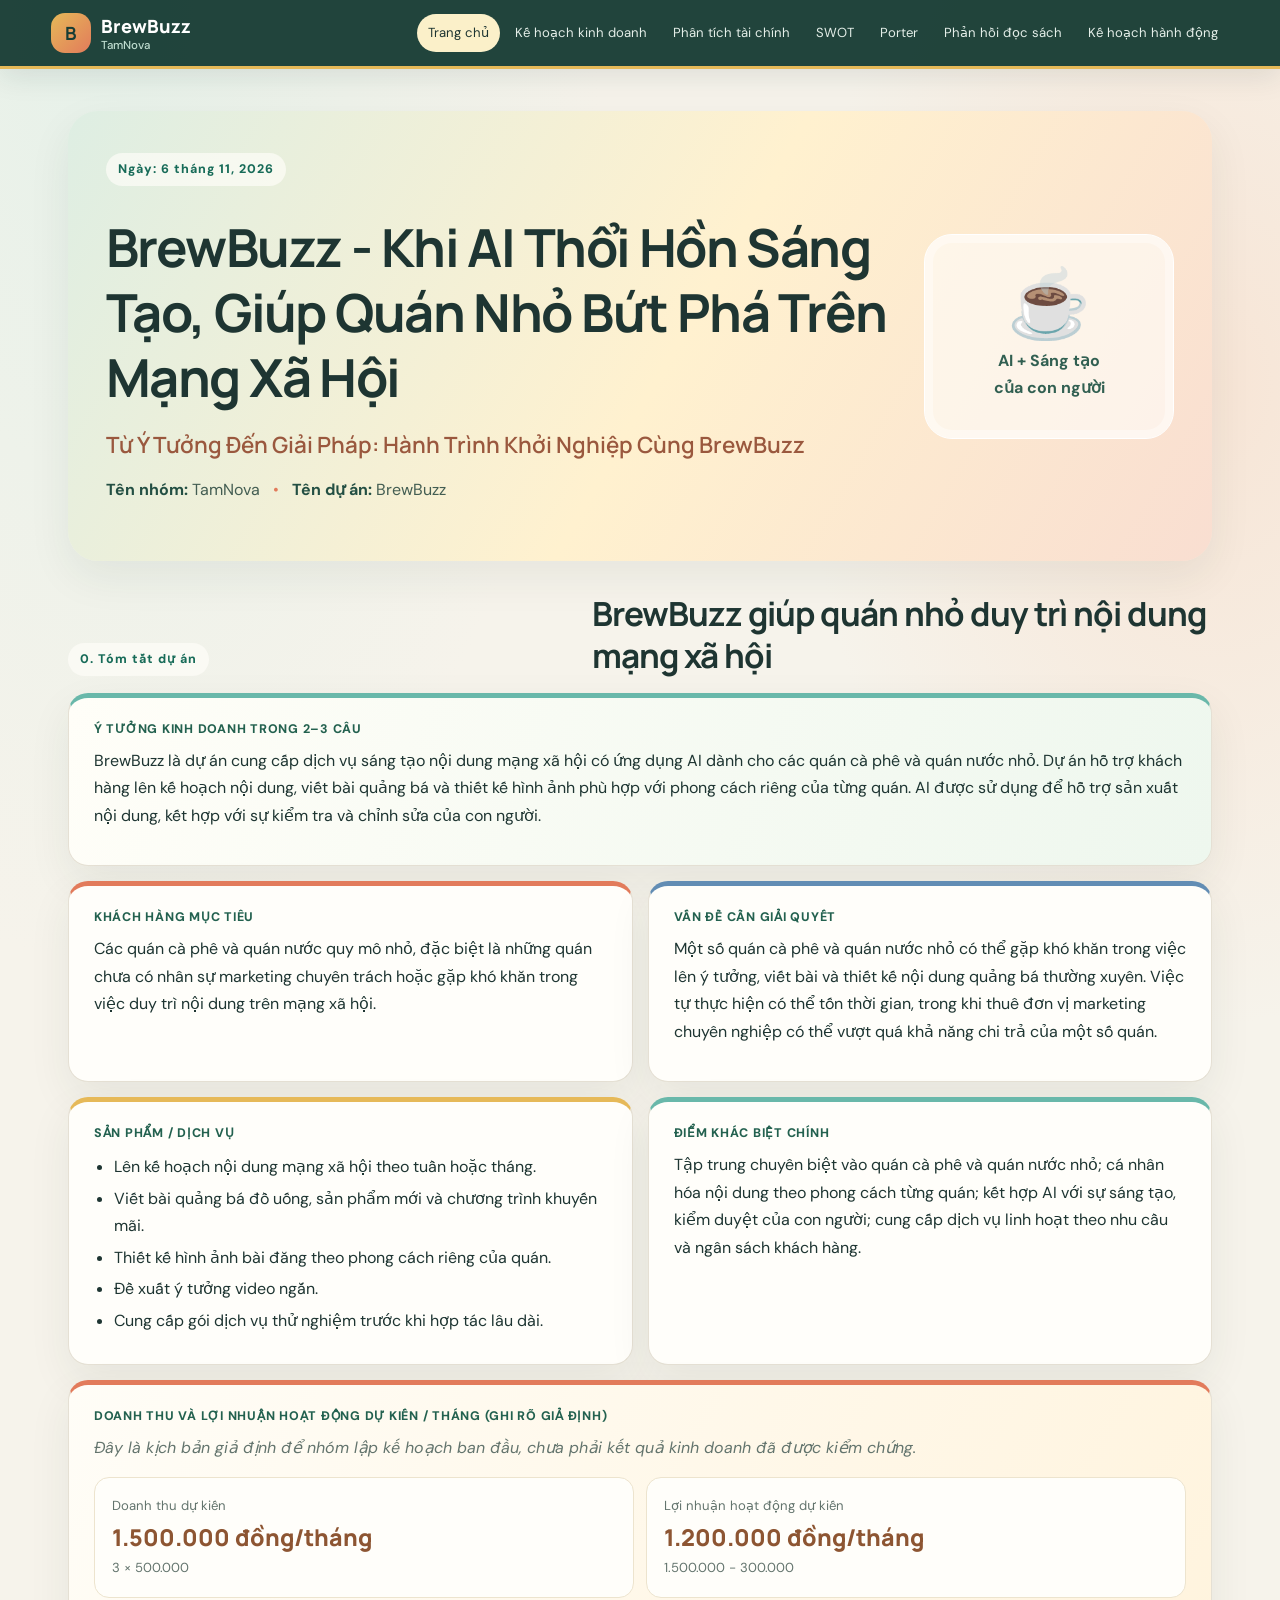
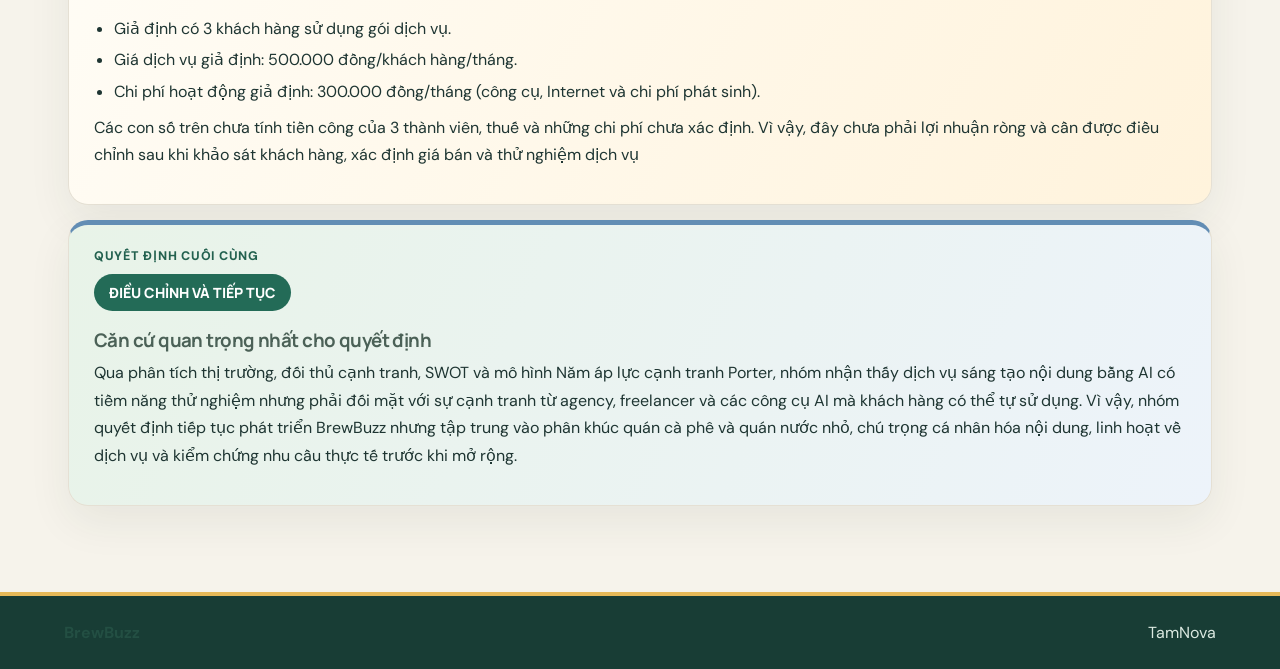
<file: index.html>
<!doctype html><html lang="vi"><head><meta charset="utf-8"><meta name="viewport" content="width=device-width,initial-scale=1"><title>Trang chủ · BrewBuzz</title><link rel="stylesheet" href="style.css"></head><body><header><a class="brand" href="index.html"><b class="mark">B</b><span>BrewBuzz<small>TamNova</small></span></a><nav><a class="active" href="index.html">Trang chủ</a><a class="" href="business-plan.html">Kế hoạch kinh doanh</a><a class="" href="financial-analysis.html">Phân tích tài chính</a><a class="" href="swot.html">SWOT</a><a class="" href="five-forces.html">Porter</a><a class="" href="reflections.html">Phản hồi đọc sách</a><a class="" href="action-plan.html">Kế hoạch hành động</a></nav></header><main><section class="home-hero"><div class="home-copy"><span class="eyebrow">Ngày: 6 tháng 11, 2026</span><h1>BrewBuzz - Khi AI Thổi Hồn Sáng Tạo, Giúp Quán Nhỏ Bứt Phá Trên Mạng Xã Hội</h1><p class="home-subtitle">Từ Ý Tưởng Đến Giải Pháp: Hành Trình Khởi Nghiệp Cùng BrewBuzz</p><p><strong>Tên nhóm:</strong> TamNova <span class="dot">•</span> <strong>Tên dự án:</strong> BrewBuzz</p></div><div class="home-orbit"><span class="cup">☕</span><b>AI + Sáng tạo<br>của con người</b></div></section><section class="overview"><div class="overview-head"><span class="eyebrow">0. Tóm tắt dự án</span><h2>BrewBuzz giúp quán nhỏ duy trì nội dung mạng xã hội</h2></div><div class="home-grid"><article class="home-card feature-card"><span class="card-label">Ý tưởng kinh doanh trong 2–3 câu</span><p>BrewBuzz là dự án cung cấp dịch vụ sáng tạo nội dung mạng xã hội có ứng dụng AI dành cho các quán cà phê và quán nước nhỏ. Dự án hỗ trợ khách hàng lên kế hoạch nội dung, viết bài quảng bá và thiết kế hình ảnh phù hợp với phong cách riêng của từng quán. AI được sử dụng để hỗ trợ sản xuất nội dung, kết hợp với sự kiểm tra và chỉnh sửa của con người.</p></article><article class="home-card"><span class="card-label">Khách hàng mục tiêu</span><p>Các quán cà phê và quán nước quy mô nhỏ, đặc biệt là những quán chưa có nhân sự marketing chuyên trách hoặc gặp khó khăn trong việc duy trì nội dung trên mạng xã hội.</p></article><article class="home-card"><span class="card-label">Vấn đề cần giải quyết</span><p>Một số quán cà phê và quán nước nhỏ có thể gặp khó khăn trong việc lên ý tưởng, viết bài và thiết kế nội dung quảng bá thường xuyên. Việc tự thực hiện có thể tốn thời gian, trong khi thuê đơn vị marketing chuyên nghiệp có thể vượt quá khả năng chi trả của một số quán.</p></article><article class="home-card"><span class="card-label">Sản phẩm / dịch vụ</span><ul><li>Lên kế hoạch nội dung mạng xã hội theo tuần hoặc tháng.</li><li>Viết bài quảng bá đồ uống, sản phẩm mới và chương trình khuyến mãi.</li><li>Thiết kế hình ảnh bài đăng theo phong cách riêng của quán.</li><li>Đề xuất ý tưởng video ngắn.</li><li>Cung cấp gói dịch vụ thử nghiệm trước khi hợp tác lâu dài.</li></ul></article><article class="home-card"><span class="card-label">Điểm khác biệt chính</span><p>Tập trung chuyên biệt vào quán cà phê và quán nước nhỏ; cá nhân hóa nội dung theo phong cách từng quán; kết hợp AI với sự sáng tạo, kiểm duyệt của con người; cung cấp dịch vụ linh hoạt theo nhu cầu và ngân sách khách hàng.</p></article><article class="home-card finance-summary"><span class="card-label">Doanh thu và lợi nhuận hoạt động dự kiến / tháng (ghi rõ giả định)</span><p class="assumption">Đây là kịch bản giả định để nhóm lập kế hoạch ban đầu, chưa phải kết quả kinh doanh đã được kiểm chứng.</p><div class="mini-metrics"><div><small>Doanh thu dự kiến</small><strong>1.500.000 đồng/tháng</strong><small>3 × 500.000</small></div><div><small>Lợi nhuận hoạt động dự kiến</small><strong>1.200.000 đồng/tháng</strong><small>1.500.000 − 300.000</small></div></div><ul><li>Giả định có 3 khách hàng sử dụng gói dịch vụ.</li><li>Giá dịch vụ giả định: 500.000 đồng/khách hàng/tháng.</li><li>Chi phí hoạt động giả định: 300.000 đồng/tháng (công cụ, Internet và chi phí phát sinh).</li></ul><p>Các con số trên chưa tính tiền công của 3 thành viên, thuế và những chi phí chưa xác định. Vì vậy, đây chưa phải lợi nhuận ròng và cần được điều chỉnh sau khi khảo sát khách hàng, xác định giá bán và thử nghiệm dịch vụ</p></article><article class="home-card decision-card"><span class="card-label">Quyết định cuối cùng</span><strong class="decision">ĐIỀU CHỈNH VÀ TIẾP TỤC</strong><h3>Căn cứ quan trọng nhất cho quyết định</h3><p>Qua phân tích thị trường, đối thủ cạnh tranh, SWOT và mô hình Năm áp lực cạnh tranh Porter, nhóm nhận thấy dịch vụ sáng tạo nội dung bằng AI có tiềm năng thử nghiệm nhưng phải đối mặt với sự cạnh tranh từ agency, freelancer và các công cụ AI mà khách hàng có thể tự sử dụng. Vì vậy, nhóm quyết định tiếp tục phát triển BrewBuzz nhưng tập trung vào phân khúc quán cà phê và quán nước nhỏ, chú trọng cá nhân hóa nội dung, linh hoạt về dịch vụ và kiểm chứng nhu cầu thực tế trước khi mở rộng.</p></article></div></section></main><footer><strong>BrewBuzz</strong><span>TamNova</span></footer></body></html>
</file>
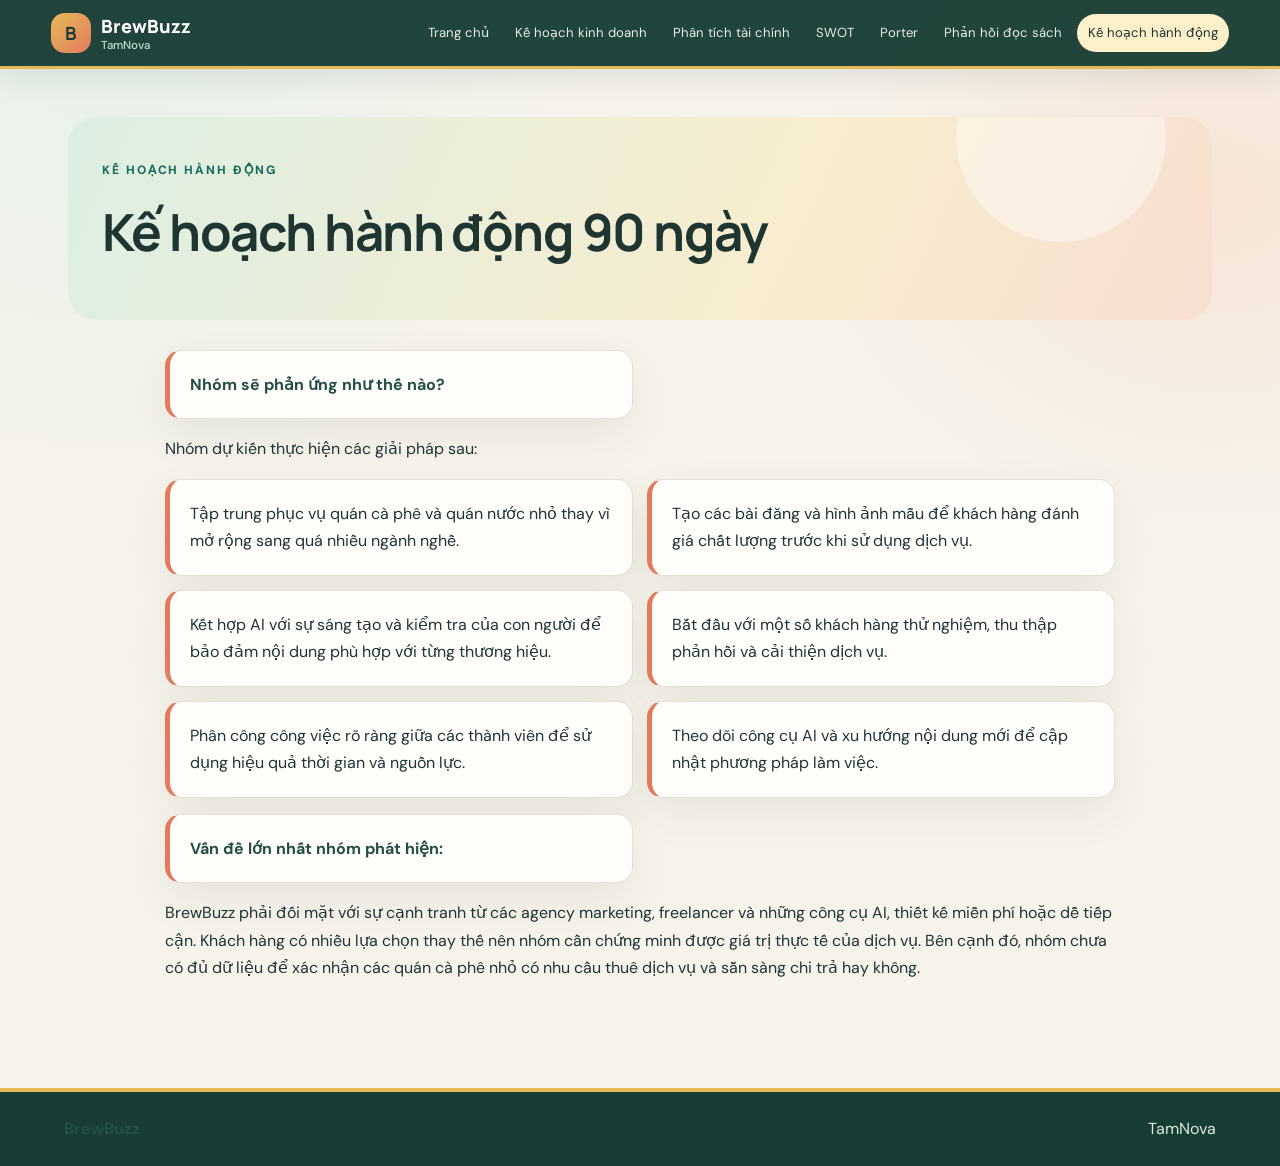
<file: action-plan.html>
<!doctype html><html lang="vi"><head><meta charset="utf-8"><meta name="viewport" content="width=device-width,initial-scale=1"><title>Kế hoạch hành động 90 ngày · BrewBuzz</title><link rel="stylesheet" href="style.css"></head><body><header><a class="brand" href="index.html"><b class="mark">B</b><span>BrewBuzz<small>TamNova</small></span></a><nav><a class="" href="index.html">Trang chủ</a><a class="" href="business-plan.html">Kế hoạch kinh doanh</a><a class="" href="financial-analysis.html">Phân tích tài chính</a><a class="" href="swot.html">SWOT</a><a class="" href="five-forces.html">Porter</a><a class="" href="reflections.html">Phản hồi đọc sách</a><a class="active" href="action-plan.html">Kế hoạch hành động</a></nav></header><main><section class="page-intro"><span>KẾ HOẠCH HÀNH ĐỘNG</span><h1>Kế hoạch hành động 90 ngày</h1></section><section class="action-layout"><ul><li><strong>Nhóm sẽ phản ứng như thế nào?</strong></li></ul>
<p>Nhóm dự kiến thực hiện các giải pháp sau:</p>
<ul><li>Tập trung phục vụ quán cà phê và quán nước nhỏ thay vì mở rộng sang quá nhiều ngành nghề.</li><li>Tạo các bài đăng và hình ảnh mẫu để khách hàng đánh giá chất lượng trước khi sử dụng dịch vụ.</li><li>Kết hợp AI với sự sáng tạo và kiểm tra của con người để bảo đảm nội dung phù hợp với từng thương hiệu.</li><li>Bắt đầu với một số khách hàng thử nghiệm, thu thập phản hồi và cải thiện dịch vụ.</li><li>Phân công công việc rõ ràng giữa các thành viên để sử dụng hiệu quả thời gian và nguồn lực.</li><li>Theo dõi công cụ AI và xu hướng nội dung mới để cập nhật phương pháp làm việc.</li></ul>
<ul><li><strong>Vấn đề lớn nhất nhóm phát hiện:</strong></li></ul>
<p>BrewBuzz phải đối mặt với sự cạnh tranh từ các agency marketing, freelancer và những công cụ AI, thiết kế miễn phí hoặc dễ tiếp cận. Khách hàng có nhiều lựa chọn thay thế nên nhóm cần chứng minh được giá trị thực tế của dịch vụ. Bên cạnh đó, nhóm chưa có đủ dữ liệu để xác nhận các quán cà phê nhỏ có nhu cầu thuê dịch vụ và sẵn sàng chi trả hay không.</p></section></main><footer><strong>BrewBuzz</strong><span>TamNova</span></footer></body></html>
</file>
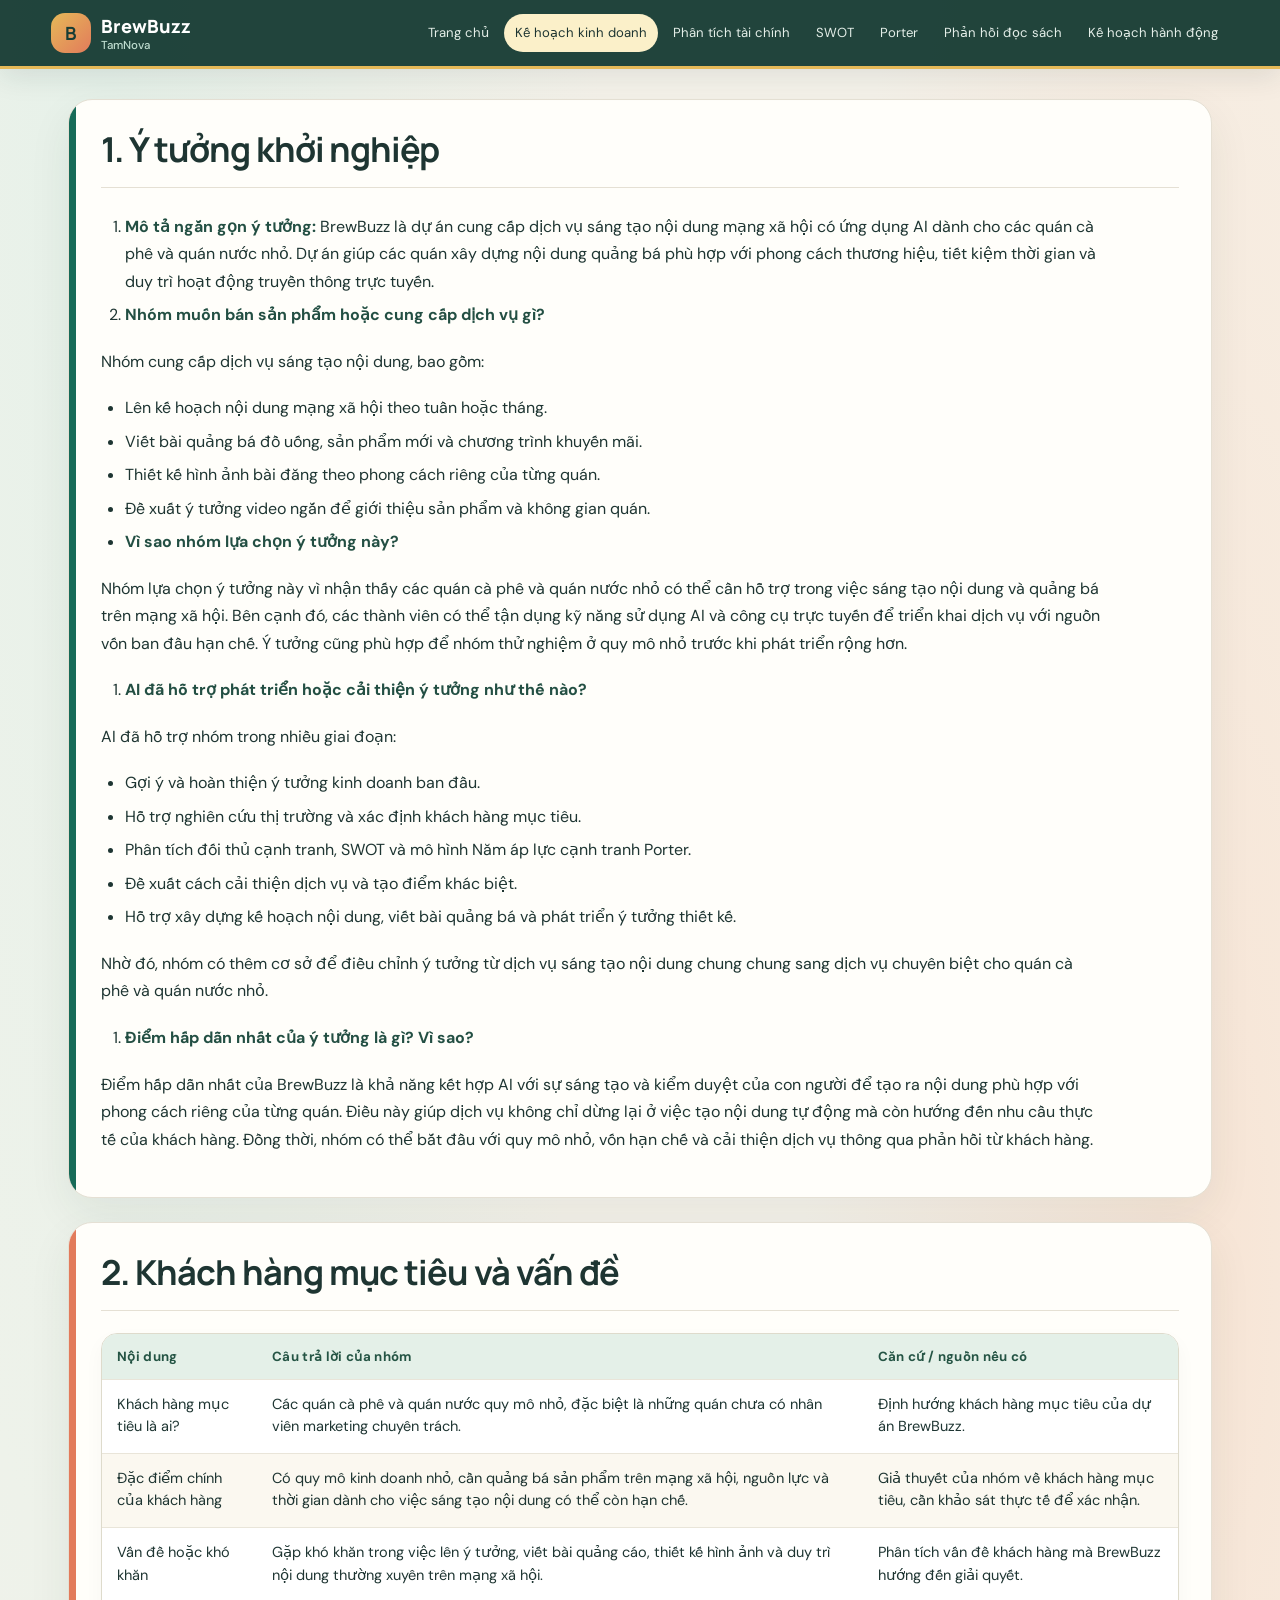
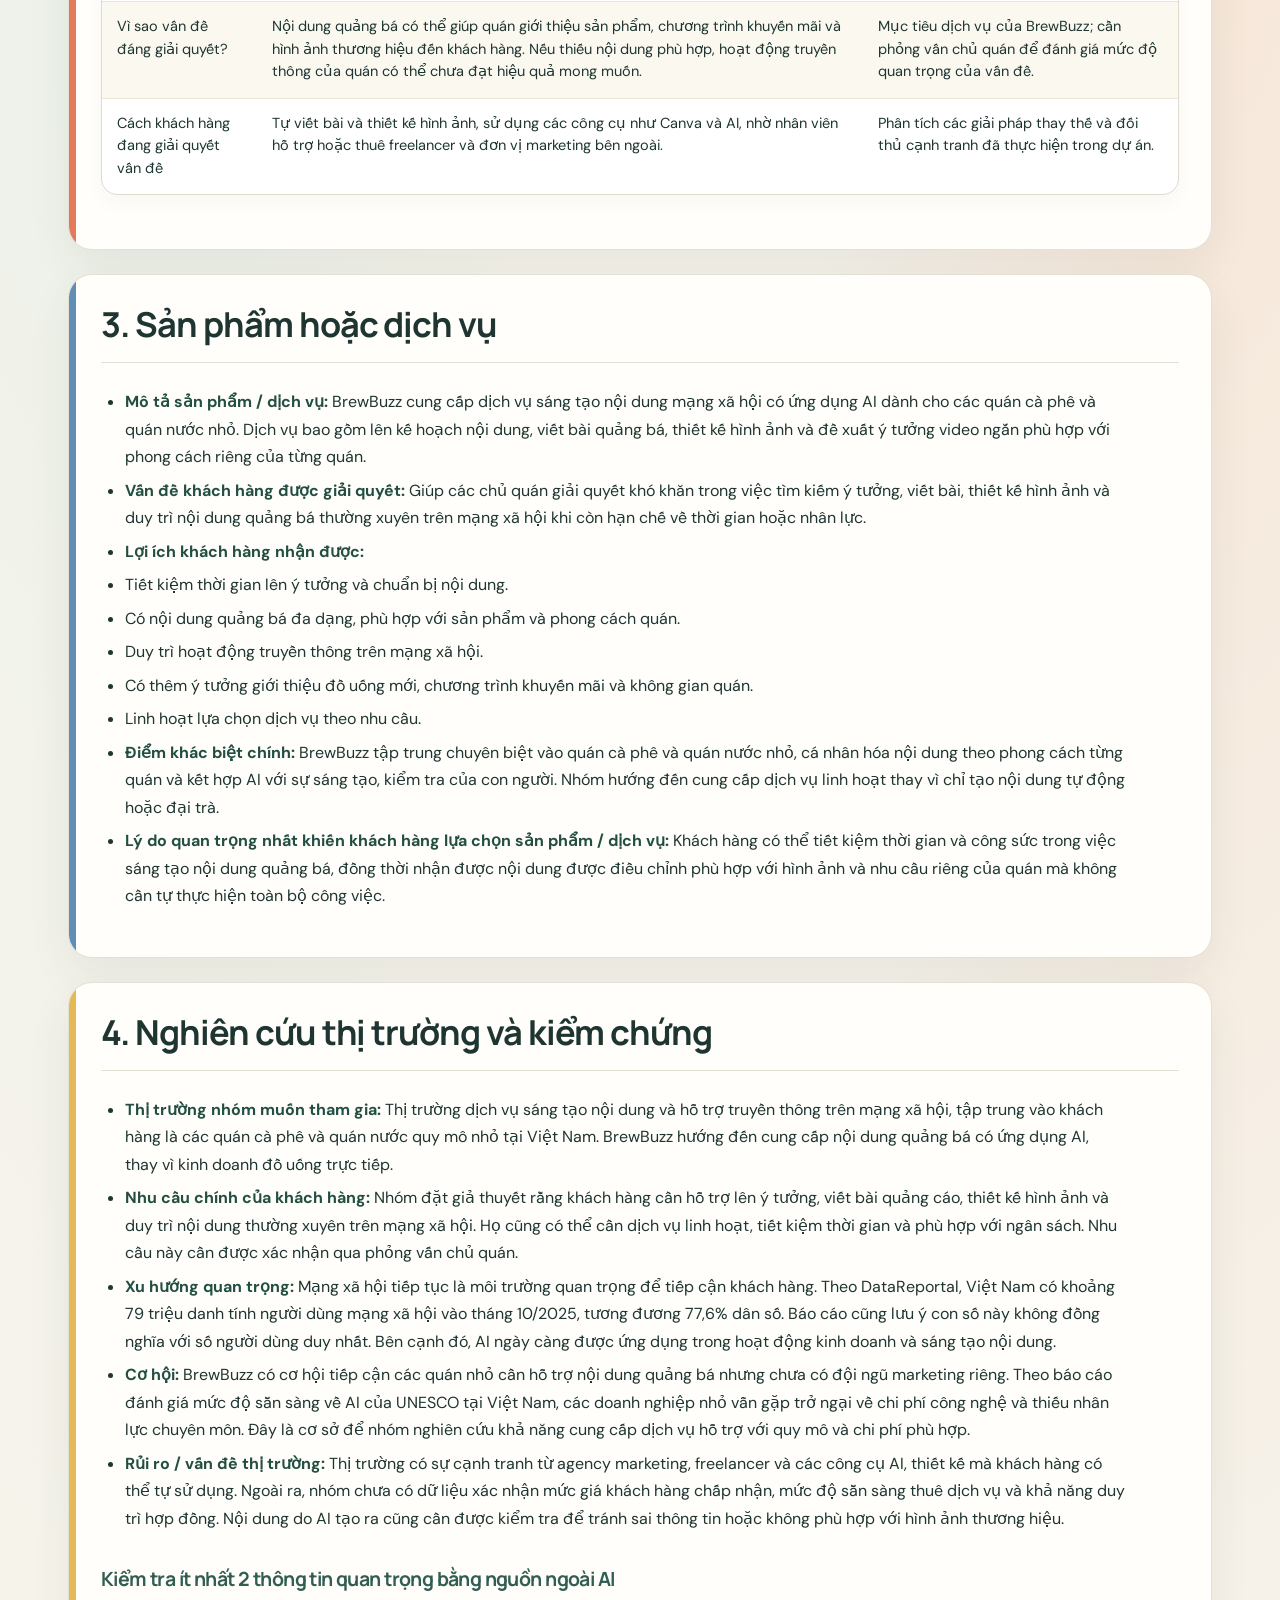
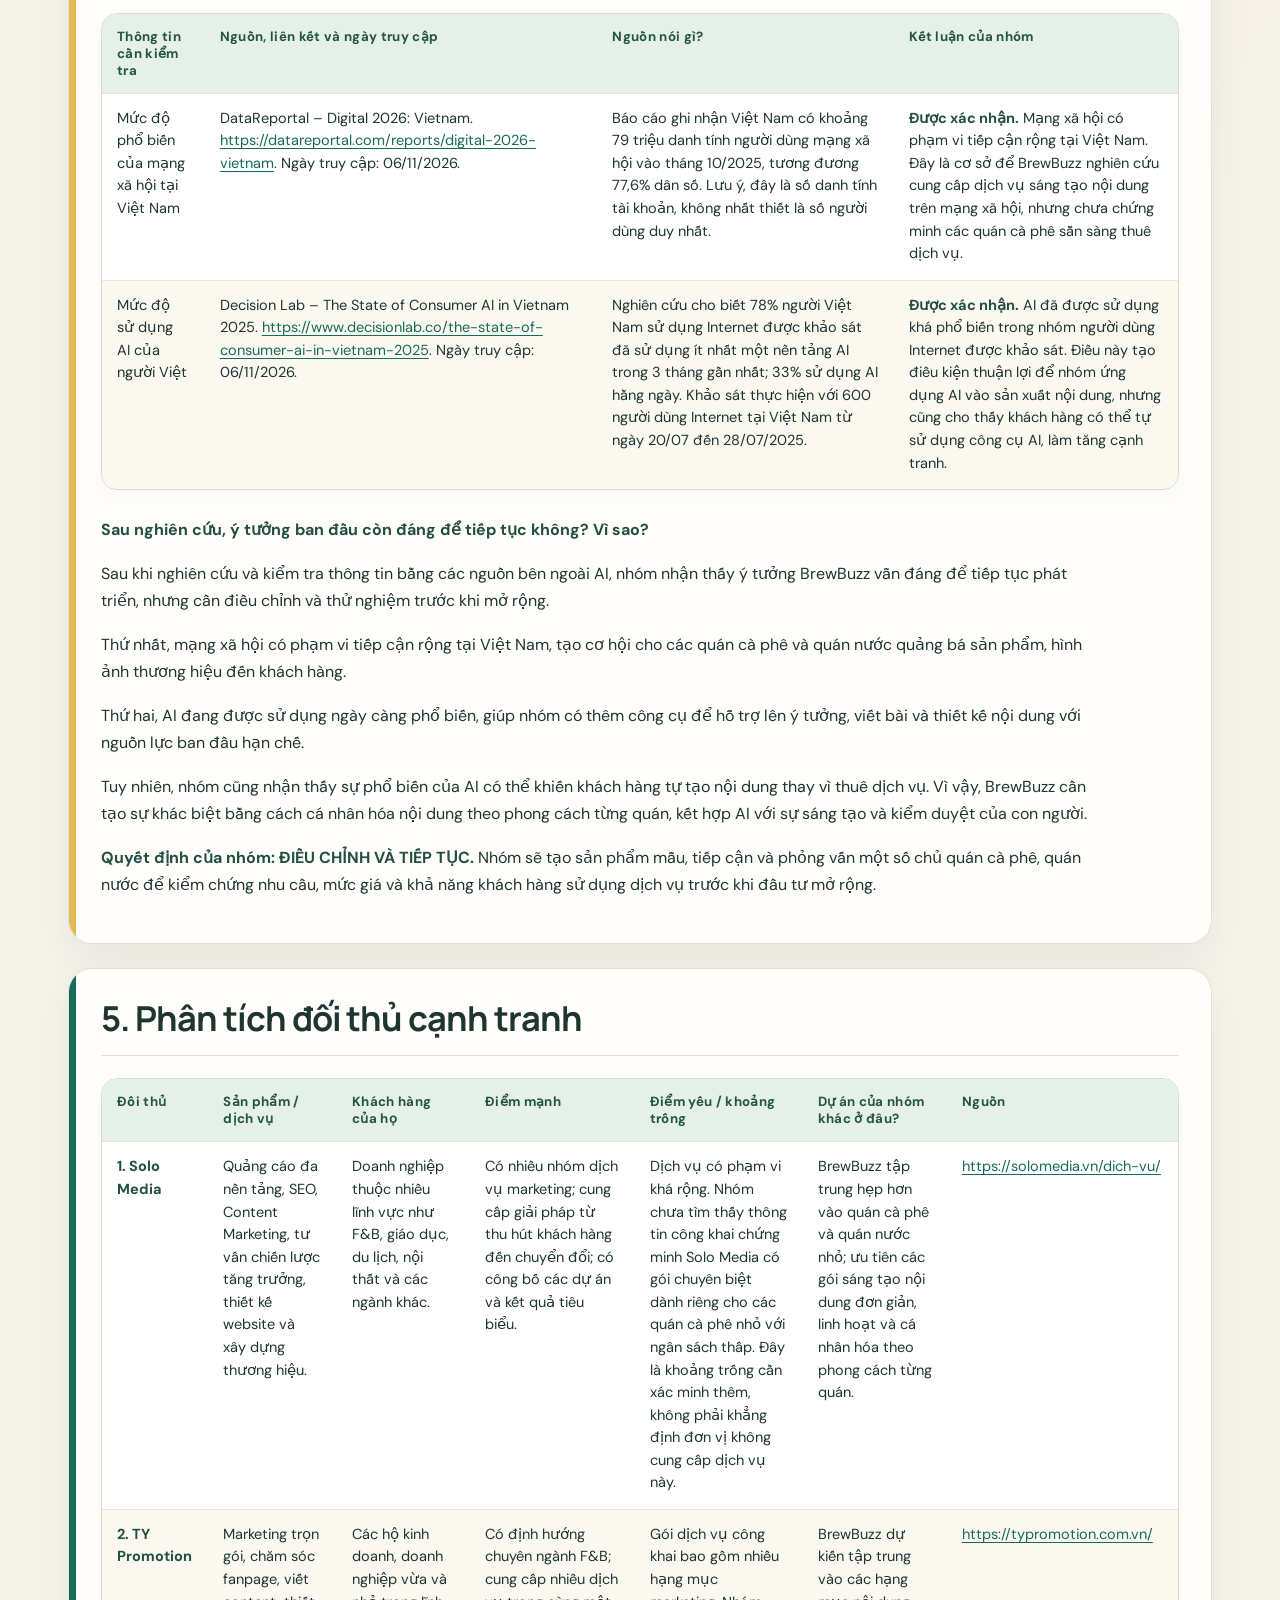
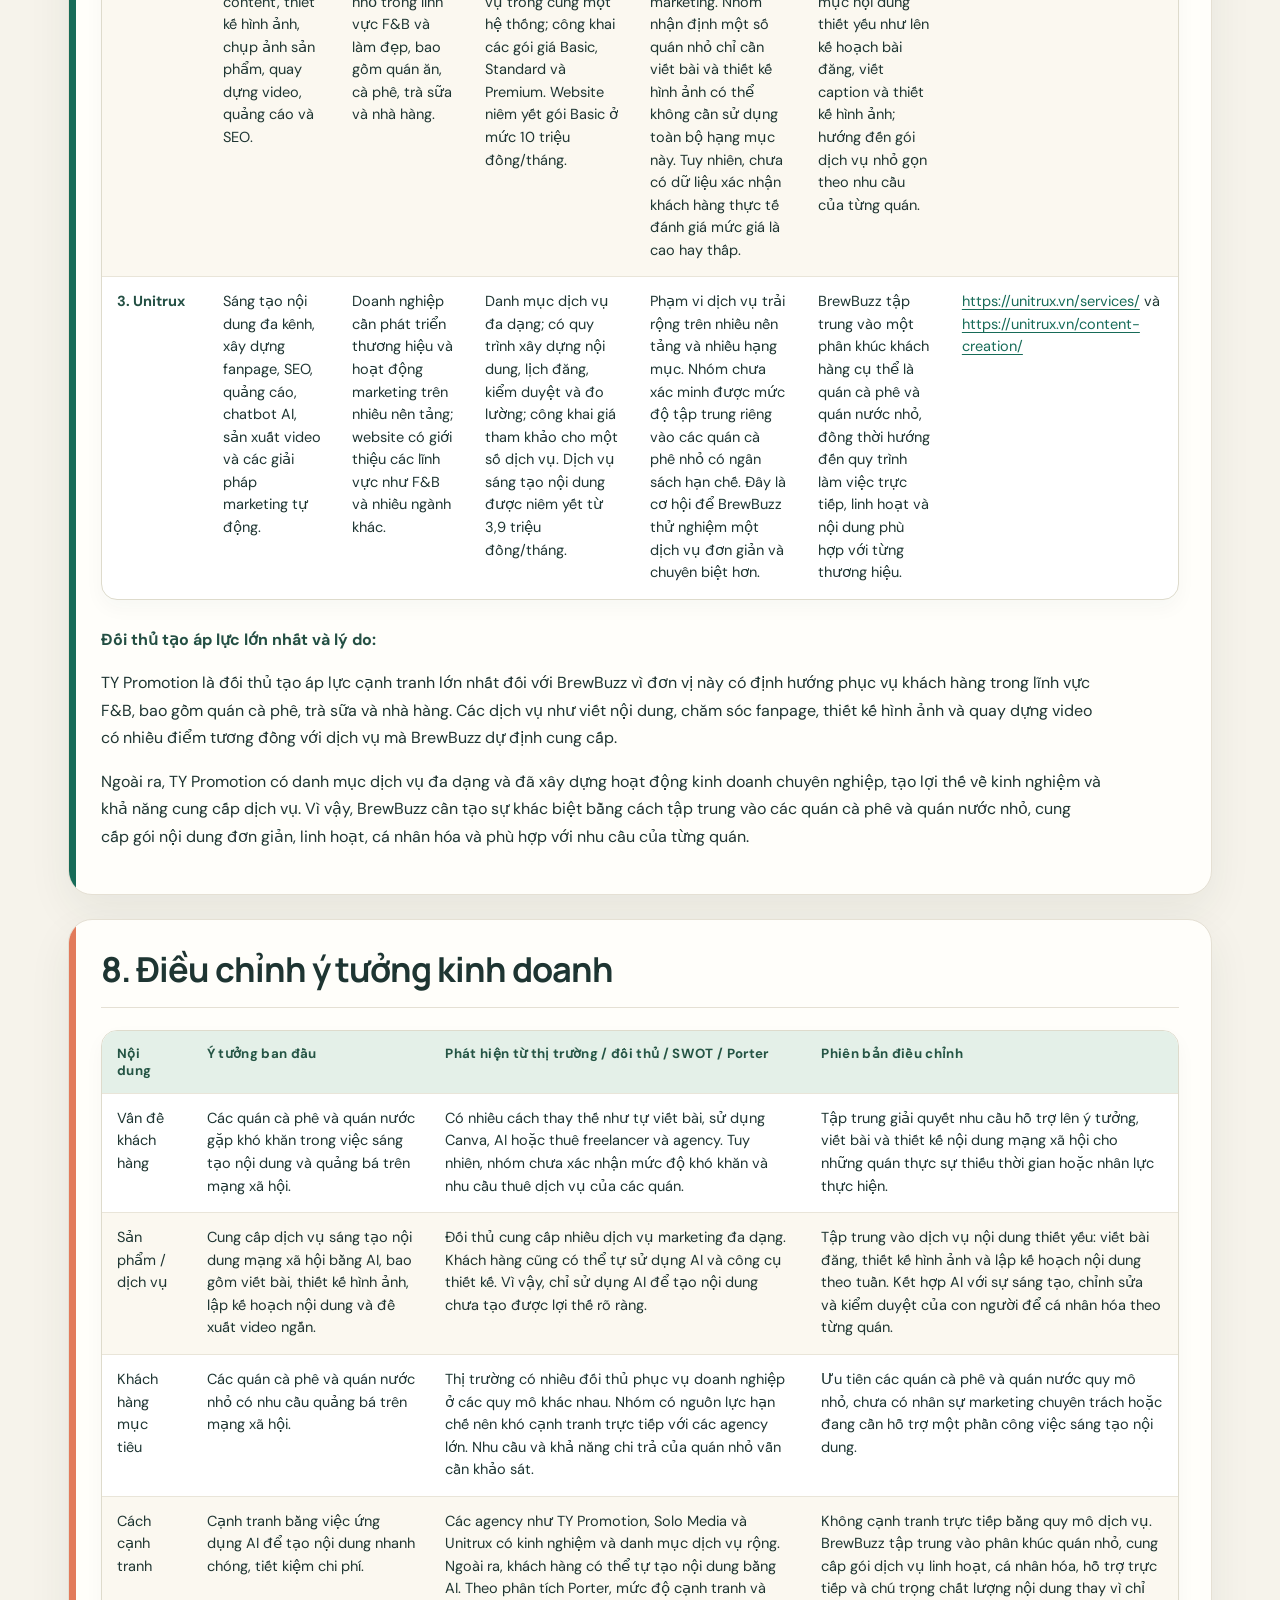
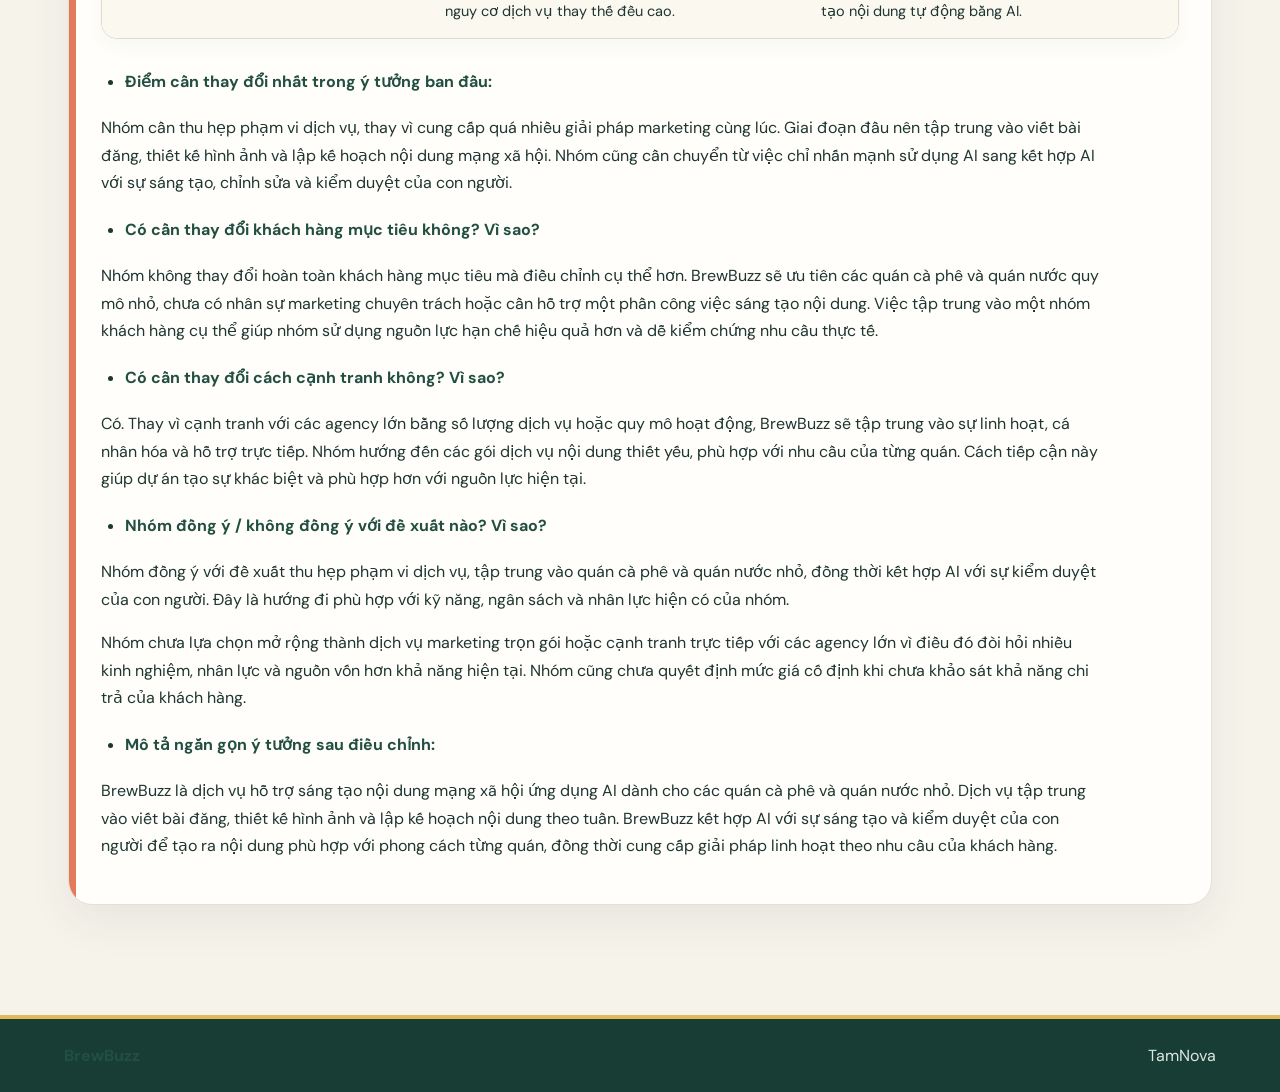
<file: business-plan.html>
<!doctype html><html lang="vi"><head><meta charset="utf-8"><meta name="viewport" content="width=device-width,initial-scale=1"><title>Kế hoạch kinh doanh · BrewBuzz</title><link rel="stylesheet" href="style.css"></head><body><header><a class="brand" href="index.html"><b class="mark">B</b><span>BrewBuzz<small>TamNova</small></span></a><nav><a class="" href="index.html">Trang chủ</a><a class="active" href="business-plan.html">Kế hoạch kinh doanh</a><a class="" href="financial-analysis.html">Phân tích tài chính</a><a class="" href="swot.html">SWOT</a><a class="" href="five-forces.html">Porter</a><a class="" href="reflections.html">Phản hồi đọc sách</a><a class="" href="action-plan.html">Kế hoạch hành động</a></nav></header><main><section class="report-section"><h2>1. Ý tưởng khởi nghiệp</h2>
<ol><li><strong>Mô tả ngắn gọn ý tưởng:</strong> BrewBuzz là dự án cung cấp dịch vụ sáng tạo nội dung mạng xã hội có ứng dụng AI dành cho các quán cà phê và quán nước nhỏ. Dự án giúp các quán xây dựng nội dung quảng bá phù hợp với phong cách thương hiệu, tiết kiệm thời gian và duy trì hoạt động truyền thông trực tuyến.</li><li><strong>Nhóm muốn bán sản phẩm hoặc cung cấp dịch vụ gì?</strong></li></ol>
<p>Nhóm cung cấp dịch vụ sáng tạo nội dung, bao gồm:</p>
<ul><li>Lên kế hoạch nội dung mạng xã hội theo tuần hoặc tháng.</li><li>Viết bài quảng bá đồ uống, sản phẩm mới và chương trình khuyến mãi.</li><li>Thiết kế hình ảnh bài đăng theo phong cách riêng của từng quán.</li><li>Đề xuất ý tưởng video ngắn để giới thiệu sản phẩm và không gian quán.</li><li><strong>Vì sao nhóm lựa chọn ý tưởng này?</strong></li></ul>
<p>Nhóm lựa chọn ý tưởng này vì nhận thấy các quán cà phê và quán nước nhỏ có thể cần hỗ trợ trong việc sáng tạo nội dung và quảng bá trên mạng xã hội. Bên cạnh đó, các thành viên có thể tận dụng kỹ năng sử dụng AI và công cụ trực tuyến để triển khai dịch vụ với nguồn vốn ban đầu hạn chế. Ý tưởng cũng phù hợp để nhóm thử nghiệm ở quy mô nhỏ trước khi phát triển rộng hơn.</p>
<ol><li><strong>AI đã hỗ trợ phát triển hoặc cải thiện ý tưởng như thế nào?</strong></li></ol>
<p>AI đã hỗ trợ nhóm trong nhiều giai đoạn:</p>
<ul><li>Gợi ý và hoàn thiện ý tưởng kinh doanh ban đầu.</li><li>Hỗ trợ nghiên cứu thị trường và xác định khách hàng mục tiêu.</li><li>Phân tích đối thủ cạnh tranh, SWOT và mô hình Năm áp lực cạnh tranh Porter.</li><li>Đề xuất cách cải thiện dịch vụ và tạo điểm khác biệt.</li><li>Hỗ trợ xây dựng kế hoạch nội dung, viết bài quảng bá và phát triển ý tưởng thiết kế.</li></ul>
<p>Nhờ đó, nhóm có thêm cơ sở để điều chỉnh ý tưởng từ dịch vụ sáng tạo nội dung chung chung sang dịch vụ chuyên biệt cho quán cà phê và quán nước nhỏ.</p>
<ol><li><strong>Điểm hấp dẫn nhất của ý tưởng là gì? Vì sao?</strong></li></ol>
<p>Điểm hấp dẫn nhất của BrewBuzz là khả năng kết hợp AI với sự sáng tạo và kiểm duyệt của con người để tạo ra nội dung phù hợp với phong cách riêng của từng quán. Điều này giúp dịch vụ không chỉ dừng lại ở việc tạo nội dung tự động mà còn hướng đến nhu cầu thực tế của khách hàng. Đồng thời, nhóm có thể bắt đầu với quy mô nhỏ, vốn hạn chế và cải thiện dịch vụ thông qua phản hồi từ khách hàng.</p>
</section><section class="report-section"><h2>2. Khách hàng mục tiêu và vấn đề</h2>
<div class="table-wrap"><table><thead><tr><th>Nội dung</th><th>Câu trả lời của nhóm</th><th>Căn cứ / nguồn nếu có</th></tr></thead><tbody><tr><td>Khách hàng mục tiêu là ai?</td><td>Các quán cà phê và quán nước quy mô nhỏ, đặc biệt là những quán chưa có nhân viên marketing chuyên trách.</td><td>Định hướng khách hàng mục tiêu của dự án BrewBuzz.</td></tr><tr><td>Đặc điểm chính của khách hàng</td><td>Có quy mô kinh doanh nhỏ, cần quảng bá sản phẩm trên mạng xã hội, nguồn lực và thời gian dành cho việc sáng tạo nội dung có thể còn hạn chế.</td><td>Giả thuyết của nhóm về khách hàng mục tiêu, cần khảo sát thực tế để xác nhận.</td></tr><tr><td>Vấn đề hoặc khó khăn</td><td>Gặp khó khăn trong việc lên ý tưởng, viết bài quảng cáo, thiết kế hình ảnh và duy trì nội dung thường xuyên trên mạng xã hội.</td><td>Phân tích vấn đề khách hàng mà BrewBuzz hướng đến giải quyết.</td></tr><tr><td>Vì sao vấn đề đáng giải quyết?</td><td>Nội dung quảng bá có thể giúp quán giới thiệu sản phẩm, chương trình khuyến mãi và hình ảnh thương hiệu đến khách hàng. Nếu thiếu nội dung phù hợp, hoạt động truyền thông của quán có thể chưa đạt hiệu quả mong muốn.</td><td>Mục tiêu dịch vụ của BrewBuzz; cần phỏng vấn chủ quán để đánh giá mức độ quan trọng của vấn đề.</td></tr><tr><td>Cách khách hàng đang giải quyết vấn đề</td><td>Tự viết bài và thiết kế hình ảnh, sử dụng các công cụ như Canva và AI, nhờ nhân viên hỗ trợ hoặc thuê freelancer và đơn vị marketing bên ngoài.</td><td>Phân tích các giải pháp thay thế và đối thủ cạnh tranh đã thực hiện trong dự án.</td></tr></tbody></table></div>
</section><section class="report-section"><h2>3. Sản phẩm hoặc dịch vụ</h2>
<ul><li><strong>Mô tả sản phẩm / dịch vụ:</strong> BrewBuzz cung cấp dịch vụ sáng tạo nội dung mạng xã hội có ứng dụng AI dành cho các quán cà phê và quán nước nhỏ. Dịch vụ bao gồm lên kế hoạch nội dung, viết bài quảng bá, thiết kế hình ảnh và đề xuất ý tưởng video ngắn phù hợp với phong cách riêng của từng quán.</li><li><strong>Vấn đề khách hàng được giải quyết:</strong> Giúp các chủ quán giải quyết khó khăn trong việc tìm kiếm ý tưởng, viết bài, thiết kế hình ảnh và duy trì nội dung quảng bá thường xuyên trên mạng xã hội khi còn hạn chế về thời gian hoặc nhân lực.</li><li><strong>Lợi ích khách hàng nhận được:</strong></li><li>Tiết kiệm thời gian lên ý tưởng và chuẩn bị nội dung.</li><li>Có nội dung quảng bá đa dạng, phù hợp với sản phẩm và phong cách quán.</li><li>Duy trì hoạt động truyền thông trên mạng xã hội.</li><li>Có thêm ý tưởng giới thiệu đồ uống mới, chương trình khuyến mãi và không gian quán.</li><li>Linh hoạt lựa chọn dịch vụ theo nhu cầu.</li><li><strong>Điểm khác biệt chính:</strong> BrewBuzz tập trung chuyên biệt vào quán cà phê và quán nước nhỏ, cá nhân hóa nội dung theo phong cách từng quán và kết hợp AI với sự sáng tạo, kiểm tra của con người. Nhóm hướng đến cung cấp dịch vụ linh hoạt thay vì chỉ tạo nội dung tự động hoặc đại trà.</li><li><strong>Lý do quan trọng nhất khiến khách hàng lựa chọn sản phẩm / dịch vụ:</strong> Khách hàng có thể tiết kiệm thời gian và công sức trong việc sáng tạo nội dung quảng bá, đồng thời nhận được nội dung được điều chỉnh phù hợp với hình ảnh và nhu cầu riêng của quán mà không cần tự thực hiện toàn bộ công việc.</li></ul>
</section><section class="report-section"><h2>4. Nghiên cứu thị trường và kiểm chứng</h2>
<ul><li><strong>Thị trường nhóm muốn tham gia:</strong> Thị trường dịch vụ sáng tạo nội dung và hỗ trợ truyền thông trên mạng xã hội, tập trung vào khách hàng là các quán cà phê và quán nước quy mô nhỏ tại Việt Nam. BrewBuzz hướng đến cung cấp nội dung quảng bá có ứng dụng AI, thay vì kinh doanh đồ uống trực tiếp.</li><li><strong>Nhu cầu chính của khách hàng:</strong> Nhóm đặt giả thuyết rằng khách hàng cần hỗ trợ lên ý tưởng, viết bài quảng cáo, thiết kế hình ảnh và duy trì nội dung thường xuyên trên mạng xã hội. Họ cũng có thể cần dịch vụ linh hoạt, tiết kiệm thời gian và phù hợp với ngân sách. Nhu cầu này cần được xác nhận qua phỏng vấn chủ quán.</li><li><strong>Xu hướng quan trọng:</strong> Mạng xã hội tiếp tục là môi trường quan trọng để tiếp cận khách hàng. Theo DataReportal, Việt Nam có khoảng 79 triệu danh tính người dùng mạng xã hội vào tháng 10/2025, tương đương 77,6% dân số. Báo cáo cũng lưu ý con số này không đồng nghĩa với số người dùng duy nhất. Bên cạnh đó, AI ngày càng được ứng dụng trong hoạt động kinh doanh và sáng tạo nội dung.</li><li><strong>Cơ hội:</strong> BrewBuzz có cơ hội tiếp cận các quán nhỏ cần hỗ trợ nội dung quảng bá nhưng chưa có đội ngũ marketing riêng. Theo báo cáo đánh giá mức độ sẵn sàng về AI của UNESCO tại Việt Nam, các doanh nghiệp nhỏ vẫn gặp trở ngại về chi phí công nghệ và thiếu nhân lực chuyên môn. Đây là cơ sở để nhóm nghiên cứu khả năng cung cấp dịch vụ hỗ trợ với quy mô và chi phí phù hợp.</li><li><strong>Rủi ro / vấn đề thị trường:</strong> Thị trường có sự cạnh tranh từ agency marketing, freelancer và các công cụ AI, thiết kế mà khách hàng có thể tự sử dụng. Ngoài ra, nhóm chưa có dữ liệu xác nhận mức giá khách hàng chấp nhận, mức độ sẵn sàng thuê dịch vụ và khả năng duy trì hợp đồng. Nội dung do AI tạo ra cũng cần được kiểm tra để tránh sai thông tin hoặc không phù hợp với hình ảnh thương hiệu.</li></ul>
<h3>Kiểm tra ít nhất 2 thông tin quan trọng bằng nguồn ngoài AI</h3>
<div class="table-wrap"><table><thead><tr><th>Thông tin cần kiểm tra</th><th>Nguồn, liên kết và ngày truy cập</th><th>Nguồn nói gì?</th><th>Kết luận của nhóm</th></tr></thead><tbody><tr><td>Mức độ phổ biến của mạng xã hội tại Việt Nam</td><td>DataReportal – Digital 2026: Vietnam. <a href="https://datareportal.com/reports/digital-2026-vietnam">https://datareportal.com/reports/digital-2026-vietnam</a>. Ngày truy cập: 06/11/2026.</td><td>Báo cáo ghi nhận Việt Nam có khoảng 79 triệu danh tính người dùng mạng xã hội vào tháng 10/2025, tương đương 77,6% dân số. Lưu ý, đây là số danh tính tài khoản, không nhất thiết là số người dùng duy nhất.</td><td><strong>Được xác nhận.</strong> Mạng xã hội có phạm vi tiếp cận rộng tại Việt Nam. Đây là cơ sở để BrewBuzz nghiên cứu cung cấp dịch vụ sáng tạo nội dung trên mạng xã hội, nhưng chưa chứng minh các quán cà phê sẵn sàng thuê dịch vụ.</td></tr><tr><td>Mức độ sử dụng AI của người Việt</td><td>Decision Lab – The State of Consumer AI in Vietnam 2025. <a href="https://www.decisionlab.co/the-state-of-consumer-ai-in-vietnam-2025">https://www.decisionlab.co/the-state-of-consumer-ai-in-vietnam-2025</a>. Ngày truy cập: 06/11/2026.</td><td>Nghiên cứu cho biết 78% người Việt Nam sử dụng Internet được khảo sát đã sử dụng ít nhất một nền tảng AI trong 3 tháng gần nhất; 33% sử dụng AI hằng ngày. Khảo sát thực hiện với 600 người dùng Internet tại Việt Nam từ ngày 20/07 đến 28/07/2025.</td><td><strong>Được xác nhận.</strong> AI đã được sử dụng khá phổ biến trong nhóm người dùng Internet được khảo sát. Điều này tạo điều kiện thuận lợi để nhóm ứng dụng AI vào sản xuất nội dung, nhưng cũng cho thấy khách hàng có thể tự sử dụng công cụ AI, làm tăng cạnh tranh.</td></tr></tbody></table></div>
<p><strong>Sau nghiên cứu, ý tưởng ban đầu còn đáng để tiếp tục không? Vì sao?</strong></p>
<p>Sau khi nghiên cứu và kiểm tra thông tin bằng các nguồn bên ngoài AI, nhóm nhận thấy ý tưởng BrewBuzz vẫn đáng để tiếp tục phát triển, nhưng cần điều chỉnh và thử nghiệm trước khi mở rộng.</p>
<p>Thứ nhất, mạng xã hội có phạm vi tiếp cận rộng tại Việt Nam, tạo cơ hội cho các quán cà phê và quán nước quảng bá sản phẩm, hình ảnh thương hiệu đến khách hàng.</p>
<p>Thứ hai, AI đang được sử dụng ngày càng phổ biến, giúp nhóm có thêm công cụ để hỗ trợ lên ý tưởng, viết bài và thiết kế nội dung với nguồn lực ban đầu hạn chế.</p>
<p>Tuy nhiên, nhóm cũng nhận thấy sự phổ biến của AI có thể khiến khách hàng tự tạo nội dung thay vì thuê dịch vụ. Vì vậy, BrewBuzz cần tạo sự khác biệt bằng cách cá nhân hóa nội dung theo phong cách từng quán, kết hợp AI với sự sáng tạo và kiểm duyệt của con người.</p>
<p><strong>Quyết định của nhóm: ĐIỀU CHỈNH VÀ TIẾP TỤC.</strong> Nhóm sẽ tạo sản phẩm mẫu, tiếp cận và phỏng vấn một số chủ quán cà phê, quán nước để kiểm chứng nhu cầu, mức giá và khả năng khách hàng sử dụng dịch vụ trước khi đầu tư mở rộng.</p>
</section><section class="report-section"><h2>5. Phân tích đối thủ cạnh tranh</h2>
<div class="table-wrap"><table><thead><tr><th>Đối thủ</th><th>Sản phẩm / dịch vụ</th><th>Khách hàng của họ</th><th>Điểm mạnh</th><th>Điểm yếu / khoảng trống</th><th>Dự án của nhóm khác ở đâu?</th><th>Nguồn</th></tr></thead><tbody><tr><td><strong>1. Solo Media</strong></td><td>Quảng cáo đa nền tảng, SEO, Content Marketing, tư vấn chiến lược tăng trưởng, thiết kế website và xây dựng thương hiệu.</td><td>Doanh nghiệp thuộc nhiều lĩnh vực như F&amp;B, giáo dục, du lịch, nội thất và các ngành khác.</td><td>Có nhiều nhóm dịch vụ marketing; cung cấp giải pháp từ thu hút khách hàng đến chuyển đổi; có công bố các dự án và kết quả tiêu biểu.</td><td>Dịch vụ có phạm vi khá rộng. Nhóm chưa tìm thấy thông tin công khai chứng minh Solo Media có gói chuyên biệt dành riêng cho các quán cà phê nhỏ với ngân sách thấp. Đây là khoảng trống cần xác minh thêm, không phải khẳng định đơn vị không cung cấp dịch vụ này.</td><td>BrewBuzz tập trung hẹp hơn vào quán cà phê và quán nước nhỏ; ưu tiên các gói sáng tạo nội dung đơn giản, linh hoạt và cá nhân hóa theo phong cách từng quán.</td><td><a href="https://solomedia.vn/dich-vu/">https://solomedia.vn/dich-vu/</a></td></tr><tr><td><strong>2. TY Promotion</strong></td><td>Marketing trọn gói, chăm sóc fanpage, viết content, thiết kế hình ảnh, chụp ảnh sản phẩm, quay dựng video, quảng cáo và SEO.</td><td>Các hộ kinh doanh, doanh nghiệp vừa và nhỏ trong lĩnh vực F&amp;B và làm đẹp, bao gồm quán ăn, cà phê, trà sữa và nhà hàng.</td><td>Có định hướng chuyên ngành F&amp;B; cung cấp nhiều dịch vụ trong cùng một hệ thống; công khai các gói giá Basic, Standard và Premium. Website niêm yết gói Basic ở mức 10 triệu đồng/tháng.</td><td>Gói dịch vụ công khai bao gồm nhiều hạng mục marketing. Nhóm nhận định một số quán nhỏ chỉ cần viết bài và thiết kế hình ảnh có thể không cần sử dụng toàn bộ hạng mục này. Tuy nhiên, chưa có dữ liệu xác nhận khách hàng thực tế đánh giá mức giá là cao hay thấp.</td><td>BrewBuzz dự kiến tập trung vào các hạng mục nội dung thiết yếu như lên kế hoạch bài đăng, viết caption và thiết kế hình ảnh; hướng đến gói dịch vụ nhỏ gọn theo nhu cầu của từng quán.</td><td><a href="https://typromotion.com.vn/">https://typromotion.com.vn/</a></td></tr><tr><td><strong>3. Unitrux</strong></td><td>Sáng tạo nội dung đa kênh, xây dựng fanpage, SEO, quảng cáo, chatbot AI, sản xuất video và các giải pháp marketing tự động.</td><td>Doanh nghiệp cần phát triển thương hiệu và hoạt động marketing trên nhiều nền tảng; website có giới thiệu các lĩnh vực như F&amp;B và nhiều ngành khác.</td><td>Danh mục dịch vụ đa dạng; có quy trình xây dựng nội dung, lịch đăng, kiểm duyệt và đo lường; công khai giá tham khảo cho một số dịch vụ. Dịch vụ sáng tạo nội dung được niêm yết từ 3,9 triệu đồng/tháng.</td><td>Phạm vi dịch vụ trải rộng trên nhiều nền tảng và nhiều hạng mục. Nhóm chưa xác minh được mức độ tập trung riêng vào các quán cà phê nhỏ có ngân sách hạn chế. Đây là cơ hội để BrewBuzz thử nghiệm một dịch vụ đơn giản và chuyên biệt hơn.</td><td>BrewBuzz tập trung vào một phân khúc khách hàng cụ thể là quán cà phê và quán nước nhỏ, đồng thời hướng đến quy trình làm việc trực tiếp, linh hoạt và nội dung phù hợp với từng thương hiệu.</td><td><a href="https://unitrux.vn/services/">https://unitrux.vn/services/</a> và <a href="https://unitrux.vn/content-creation/">https://unitrux.vn/content-creation/</a></td></tr></tbody></table></div>
<p><strong>Đối thủ tạo áp lực lớn nhất và lý do:</strong></p>
<p>TY Promotion là đối thủ tạo áp lực cạnh tranh lớn nhất đối với BrewBuzz vì đơn vị này có định hướng phục vụ khách hàng trong lĩnh vực F&amp;B, bao gồm quán cà phê, trà sữa và nhà hàng. Các dịch vụ như viết nội dung, chăm sóc fanpage, thiết kế hình ảnh và quay dựng video có nhiều điểm tương đồng với dịch vụ mà BrewBuzz dự định cung cấp.</p>
<p>Ngoài ra, TY Promotion có danh mục dịch vụ đa dạng và đã xây dựng hoạt động kinh doanh chuyên nghiệp, tạo lợi thế về kinh nghiệm và khả năng cung cấp dịch vụ. Vì vậy, BrewBuzz cần tạo sự khác biệt bằng cách tập trung vào các quán cà phê và quán nước nhỏ, cung cấp gói nội dung đơn giản, linh hoạt, cá nhân hóa và phù hợp với nhu cầu của từng quán.</p>
</section><section class="report-section"><h2>8. Điều chỉnh ý tưởng kinh doanh</h2>
<div class="table-wrap"><table><thead><tr><th>Nội dung</th><th>Ý tưởng ban đầu</th><th>Phát hiện từ thị trường / đối thủ / SWOT / Porter</th><th>Phiên bản điều chỉnh</th></tr></thead><tbody><tr><td>Vấn đề khách hàng</td><td>Các quán cà phê và quán nước gặp khó khăn trong việc sáng tạo nội dung và quảng bá trên mạng xã hội.</td><td>Có nhiều cách thay thế như tự viết bài, sử dụng Canva, AI hoặc thuê freelancer và agency. Tuy nhiên, nhóm chưa xác nhận mức độ khó khăn và nhu cầu thuê dịch vụ của các quán.</td><td>Tập trung giải quyết nhu cầu hỗ trợ lên ý tưởng, viết bài và thiết kế nội dung mạng xã hội cho những quán thực sự thiếu thời gian hoặc nhân lực thực hiện.</td></tr><tr><td>Sản phẩm / dịch vụ</td><td>Cung cấp dịch vụ sáng tạo nội dung mạng xã hội bằng AI, bao gồm viết bài, thiết kế hình ảnh, lập kế hoạch nội dung và đề xuất video ngắn.</td><td>Đối thủ cung cấp nhiều dịch vụ marketing đa dạng. Khách hàng cũng có thể tự sử dụng AI và công cụ thiết kế. Vì vậy, chỉ sử dụng AI để tạo nội dung chưa tạo được lợi thế rõ ràng.</td><td>Tập trung vào dịch vụ nội dung thiết yếu: viết bài đăng, thiết kế hình ảnh và lập kế hoạch nội dung theo tuần. Kết hợp AI với sự sáng tạo, chỉnh sửa và kiểm duyệt của con người để cá nhân hóa theo từng quán.</td></tr><tr><td>Khách hàng mục tiêu</td><td>Các quán cà phê và quán nước nhỏ có nhu cầu quảng bá trên mạng xã hội.</td><td>Thị trường có nhiều đối thủ phục vụ doanh nghiệp ở các quy mô khác nhau. Nhóm có nguồn lực hạn chế nên khó cạnh tranh trực tiếp với các agency lớn. Nhu cầu và khả năng chi trả của quán nhỏ vẫn cần khảo sát.</td><td>Ưu tiên các quán cà phê và quán nước quy mô nhỏ, chưa có nhân sự marketing chuyên trách hoặc đang cần hỗ trợ một phần công việc sáng tạo nội dung.</td></tr><tr><td>Cách cạnh tranh</td><td>Cạnh tranh bằng việc ứng dụng AI để tạo nội dung nhanh chóng, tiết kiệm chi phí.</td><td>Các agency như TY Promotion, Solo Media và Unitrux có kinh nghiệm và danh mục dịch vụ rộng. Ngoài ra, khách hàng có thể tự tạo nội dung bằng AI. Theo phân tích Porter, mức độ cạnh tranh và nguy cơ dịch vụ thay thế đều cao.</td><td>Không cạnh tranh trực tiếp bằng quy mô dịch vụ. BrewBuzz tập trung vào phân khúc quán nhỏ, cung cấp gói dịch vụ linh hoạt, cá nhân hóa, hỗ trợ trực tiếp và chú trọng chất lượng nội dung thay vì chỉ tạo nội dung tự động bằng AI.</td></tr></tbody></table></div>
<ul><li><strong>Điểm cần thay đổi nhất trong ý tưởng ban đầu:</strong></li></ul>
<p>Nhóm cần thu hẹp phạm vi dịch vụ, thay vì cung cấp quá nhiều giải pháp marketing cùng lúc. Giai đoạn đầu nên tập trung vào viết bài đăng, thiết kế hình ảnh và lập kế hoạch nội dung mạng xã hội. Nhóm cũng cần chuyển từ việc chỉ nhấn mạnh sử dụng AI sang kết hợp AI với sự sáng tạo, chỉnh sửa và kiểm duyệt của con người.</p>
<ul><li><strong>Có cần thay đổi khách hàng mục tiêu không? Vì sao?</strong></li></ul>
<p>Nhóm không thay đổi hoàn toàn khách hàng mục tiêu mà điều chỉnh cụ thể hơn. BrewBuzz sẽ ưu tiên các quán cà phê và quán nước quy mô nhỏ, chưa có nhân sự marketing chuyên trách hoặc cần hỗ trợ một phần công việc sáng tạo nội dung. Việc tập trung vào một nhóm khách hàng cụ thể giúp nhóm sử dụng nguồn lực hạn chế hiệu quả hơn và dễ kiểm chứng nhu cầu thực tế.</p>
<ul><li><strong>Có cần thay đổi cách cạnh tranh không? Vì sao?</strong></li></ul>
<p>Có. Thay vì cạnh tranh với các agency lớn bằng số lượng dịch vụ hoặc quy mô hoạt động, BrewBuzz sẽ tập trung vào sự linh hoạt, cá nhân hóa và hỗ trợ trực tiếp. Nhóm hướng đến các gói dịch vụ nội dung thiết yếu, phù hợp với nhu cầu của từng quán. Cách tiếp cận này giúp dự án tạo sự khác biệt và phù hợp hơn với nguồn lực hiện tại.</p>
<ul><li><strong>Nhóm đồng ý / không đồng ý với đề xuất nào? Vì sao?</strong></li></ul>
<p>Nhóm đồng ý với đề xuất thu hẹp phạm vi dịch vụ, tập trung vào quán cà phê và quán nước nhỏ, đồng thời kết hợp AI với sự kiểm duyệt của con người. Đây là hướng đi phù hợp với kỹ năng, ngân sách và nhân lực hiện có của nhóm.</p>
<p>Nhóm chưa lựa chọn mở rộng thành dịch vụ marketing trọn gói hoặc cạnh tranh trực tiếp với các agency lớn vì điều đó đòi hỏi nhiều kinh nghiệm, nhân lực và nguồn vốn hơn khả năng hiện tại. Nhóm cũng chưa quyết định mức giá cố định khi chưa khảo sát khả năng chi trả của khách hàng.</p>
<ul><li><strong>Mô tả ngắn gọn ý tưởng sau điều chỉnh:</strong></li></ul>
<p>BrewBuzz là dịch vụ hỗ trợ sáng tạo nội dung mạng xã hội ứng dụng AI dành cho các quán cà phê và quán nước nhỏ. Dịch vụ tập trung vào viết bài đăng, thiết kế hình ảnh và lập kế hoạch nội dung theo tuần. BrewBuzz kết hợp AI với sự sáng tạo và kiểm duyệt của con người để tạo ra nội dung phù hợp với phong cách từng quán, đồng thời cung cấp giải pháp linh hoạt theo nhu cầu của khách hàng.</p></section></main><footer><strong>BrewBuzz</strong><span>TamNova</span></footer></body></html>
</file>
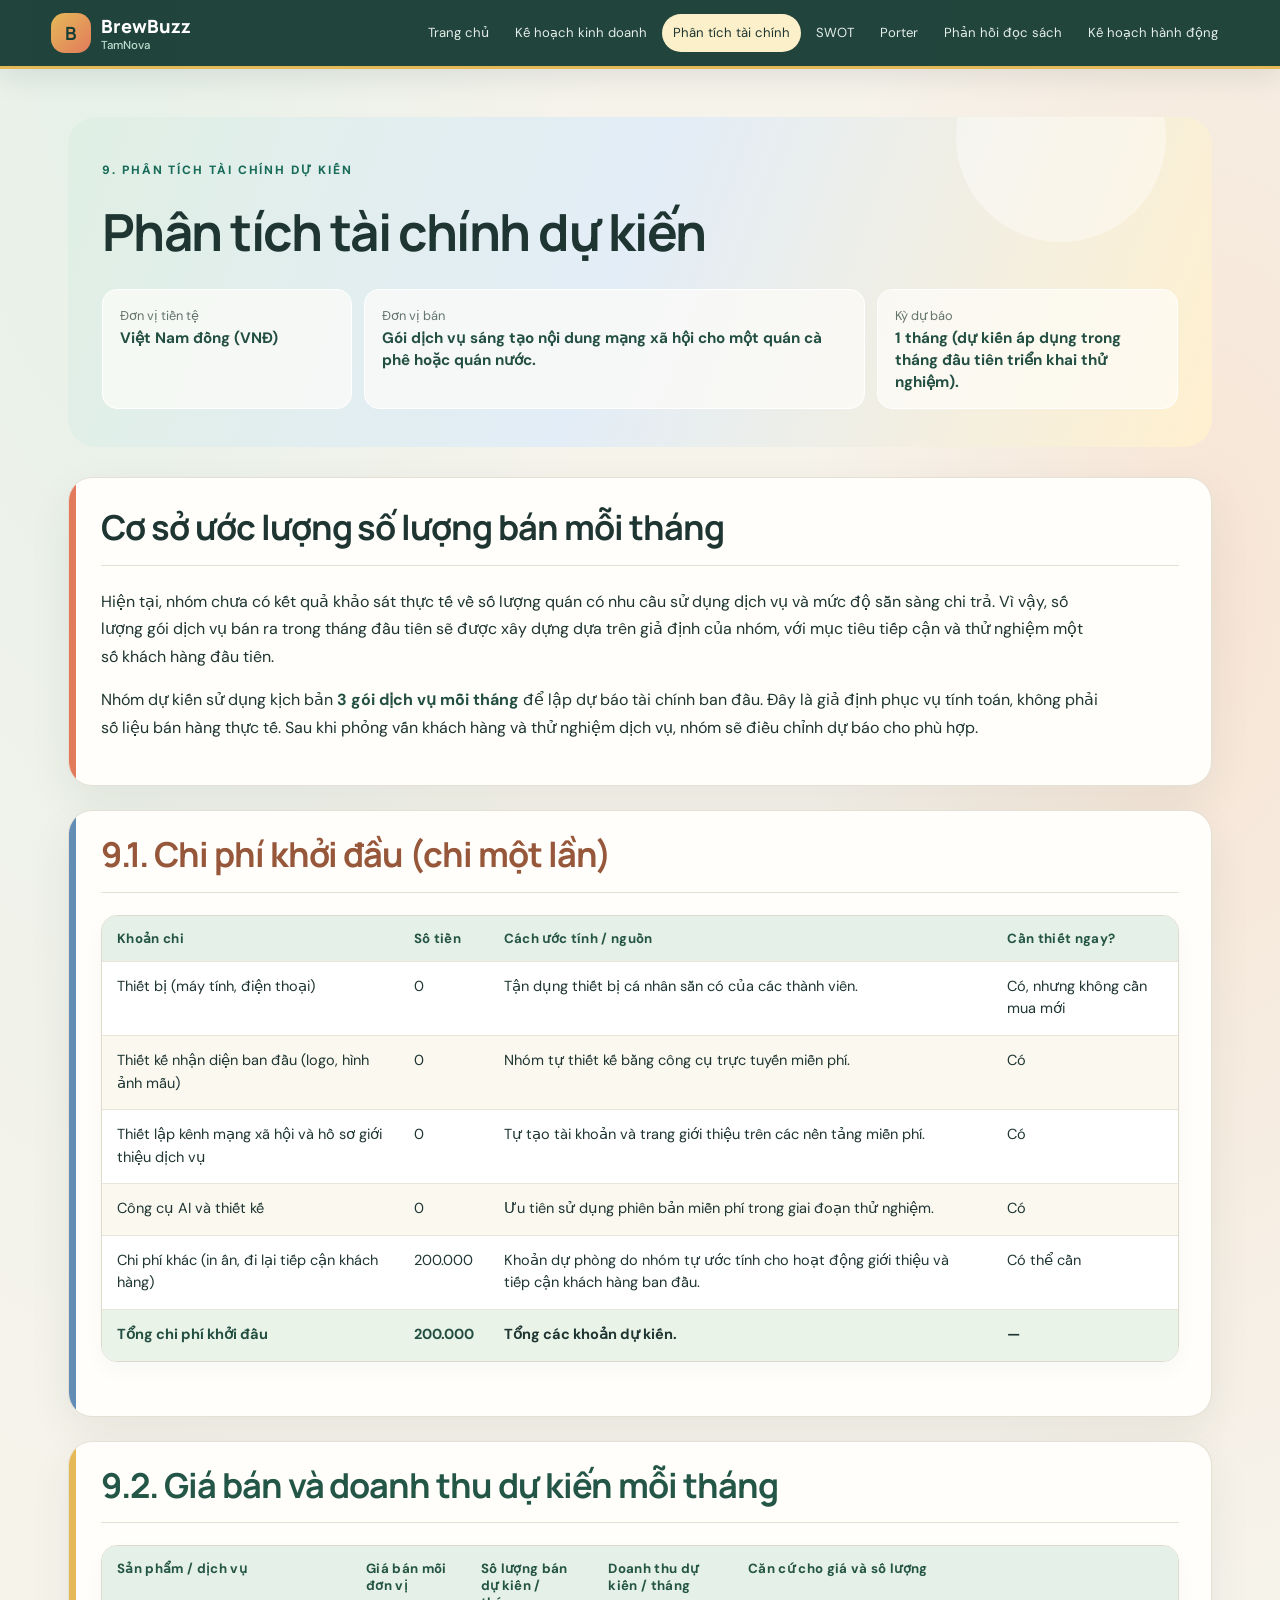
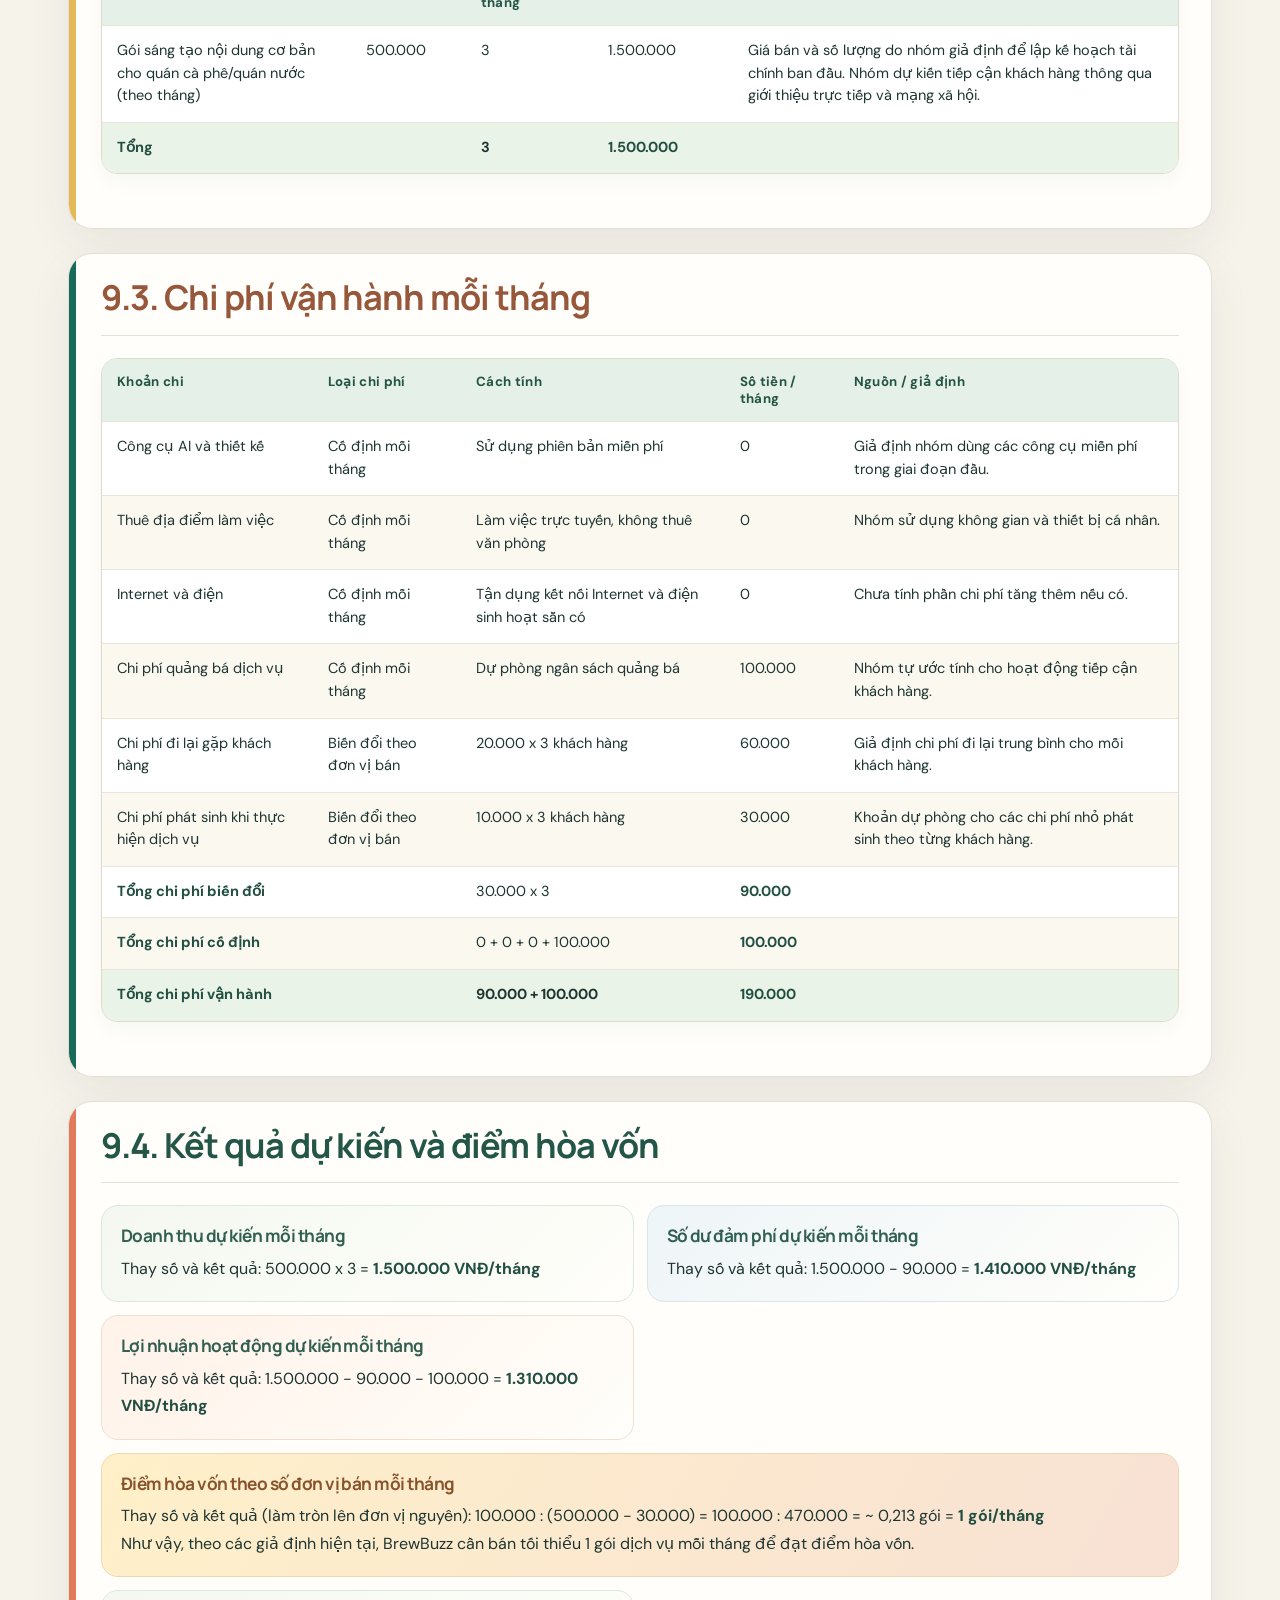
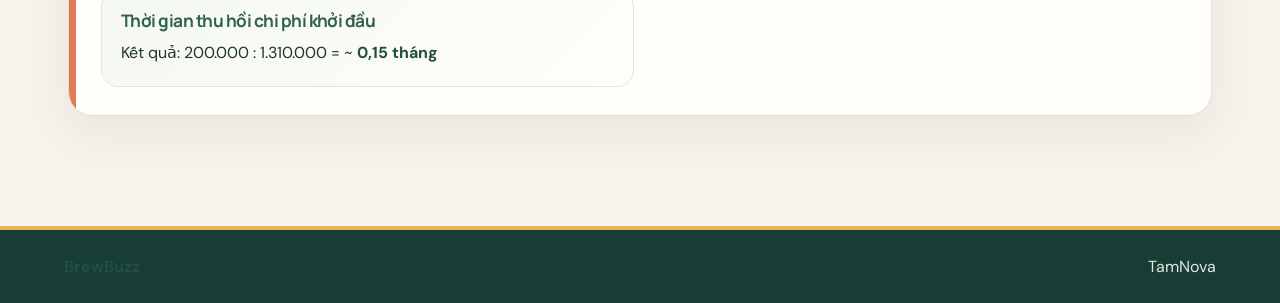
<file: financial-analysis.html>
<!doctype html><html lang="vi"><head><meta charset="utf-8"><meta name="viewport" content="width=device-width,initial-scale=1"><title>Phân tích tài chính · BrewBuzz</title><link rel="stylesheet" href="style.css"></head><body><header><a class="brand" href="index.html"><b class="mark">B</b><span>BrewBuzz<small>TamNova</small></span></a><nav><a class="" href="index.html">Trang chủ</a><a class="" href="business-plan.html">Kế hoạch kinh doanh</a><a class="active" href="financial-analysis.html">Phân tích tài chính</a><a class="" href="swot.html">SWOT</a><a class="" href="five-forces.html">Porter</a><a class="" href="reflections.html">Phản hồi đọc sách</a><a class="" href="action-plan.html">Kế hoạch hành động</a></nav></header><main><section class="page-intro finance-intro"><span>9. PHÂN TÍCH TÀI CHÍNH DỰ KIẾN</span><h1>Phân tích tài chính dự kiến</h1><div class="finance-meta"><div><small>Đơn vị tiền tệ</small><strong>Việt Nam đồng (VNĐ)</strong></div><div><small>Đơn vị bán</small><strong>Gói dịch vụ sáng tạo nội dung mạng xã hội cho một quán cà phê hoặc quán nước.</strong></div><div><small>Kỳ dự báo</small><strong>1 tháng (dự kiến áp dụng trong tháng đầu tiên triển khai thử nghiệm).</strong></div></div></section><section class="report-section"><h2>Cơ sở ước lượng số lượng bán mỗi tháng</h2><p>Hiện tại, nhóm chưa có kết quả khảo sát thực tế về số lượng quán có nhu cầu sử dụng dịch vụ và mức độ sẵn sàng chi trả. Vì vậy, số lượng gói dịch vụ bán ra trong tháng đầu tiên sẽ được xây dựng dựa trên giả định của nhóm, với mục tiêu tiếp cận và thử nghiệm một số khách hàng đầu tiên.</p><p>Nhóm dự kiến sử dụng kịch bản <strong>3 gói dịch vụ mỗi tháng</strong> để lập dự báo tài chính ban đầu. Đây là giả định phục vụ tính toán, không phải số liệu bán hàng thực tế. Sau khi phỏng vấn khách hàng và thử nghiệm dịch vụ, nhóm sẽ điều chỉnh dự báo cho phù hợp.</p></section><section class="report-section finance-sub"><h2>9.1. Chi phí khởi đầu (chi một lần)</h2><div class="table-wrap"><table><thead><tr><th>Khoản chi</th><th>Số tiền</th><th>Cách ước tính / nguồn</th><th>Cần thiết ngay?</th></tr></thead><tbody><tr><td>Thiết bị (máy tính, điện thoại)</td><td>0</td><td>Tận dụng thiết bị cá nhân sẵn có của các thành viên.</td><td>Có, nhưng không cần mua mới</td></tr><tr><td>Thiết kế nhận diện ban đầu (logo, hình ảnh mẫu)</td><td>0</td><td>Nhóm tự thiết kế bằng công cụ trực tuyến miễn phí.</td><td>Có</td></tr><tr><td>Thiết lập kênh mạng xã hội và hồ sơ giới thiệu dịch vụ</td><td>0</td><td>Tự tạo tài khoản và trang giới thiệu trên các nền tảng miễn phí.</td><td>Có</td></tr><tr><td>Công cụ AI và thiết kế</td><td>0</td><td>Ưu tiên sử dụng phiên bản miễn phí trong giai đoạn thử nghiệm.</td><td>Có</td></tr><tr><td>Chi phí khác (in ấn, đi lại tiếp cận khách hàng)</td><td>200.000</td><td>Khoản dự phòng do nhóm tự ước tính cho hoạt động giới thiệu và tiếp cận khách hàng ban đầu.</td><td>Có thể cần</td></tr><tr class="total-row"><td><strong>Tổng chi phí khởi đầu</strong></td><td><strong>200.000</strong></td><td>Tổng các khoản dự kiến.</td><td>—</td></tr></tbody></table></div></section><section class="report-section finance-sub"><h2>9.2. Giá bán và doanh thu dự kiến mỗi tháng</h2><div class="table-wrap"><table><thead><tr><th>Sản phẩm / dịch vụ</th><th>Giá bán mỗi đơn vị</th><th>Số lượng bán dự kiến / tháng</th><th>Doanh thu dự kiến / tháng</th><th>Căn cứ cho giá và số lượng</th></tr></thead><tbody><tr><td>Gói sáng tạo nội dung cơ bản cho quán cà phê/quán nước (theo tháng)</td><td>500.000</td><td>3</td><td>1.500.000</td><td>Giá bán và số lượng do nhóm giả định để lập kế hoạch tài chính ban đầu. Nhóm dự kiến tiếp cận khách hàng thông qua giới thiệu trực tiếp và mạng xã hội.</td></tr><tr class="total-row"><td><strong>Tổng</strong></td><td></td><td>3</td><td><strong>1.500.000</strong></td><td></td></tr></tbody></table></div></section><section class="report-section finance-sub"><h2>9.3. Chi phí vận hành mỗi tháng</h2><div class="table-wrap"><table><thead><tr><th>Khoản chi</th><th>Loại chi phí</th><th>Cách tính</th><th>Số tiền / tháng</th><th>Nguồn / giả định</th></tr></thead><tbody><tr><td>Công cụ AI và thiết kế</td><td>Cố định mỗi tháng</td><td>Sử dụng phiên bản miễn phí</td><td>0</td><td>Giả định nhóm dùng các công cụ miễn phí trong giai đoạn đầu.</td></tr><tr><td>Thuê địa điểm làm việc</td><td>Cố định mỗi tháng</td><td>Làm việc trực tuyến, không thuê văn phòng</td><td>0</td><td>Nhóm sử dụng không gian và thiết bị cá nhân.</td></tr><tr><td>Internet và điện</td><td>Cố định mỗi tháng</td><td>Tận dụng kết nối Internet và điện sinh hoạt sẵn có</td><td>0</td><td>Chưa tính phần chi phí tăng thêm nếu có.</td></tr><tr><td>Chi phí quảng bá dịch vụ</td><td>Cố định mỗi tháng</td><td>Dự phòng ngân sách quảng bá</td><td>100.000</td><td>Nhóm tự ước tính cho hoạt động tiếp cận khách hàng.</td></tr><tr><td>Chi phí đi lại gặp khách hàng</td><td>Biến đổi theo đơn vị bán</td><td>20.000 x 3 khách hàng</td><td>60.000</td><td>Giả định chi phí đi lại trung bình cho mỗi khách hàng.</td></tr><tr><td>Chi phí phát sinh khi thực hiện dịch vụ</td><td>Biến đổi theo đơn vị bán</td><td>10.000 x 3 khách hàng</td><td>30.000</td><td>Khoản dự phòng cho các chi phí nhỏ phát sinh theo từng khách hàng.</td></tr><tr><td><strong>Tổng chi phí biến đổi</strong></td><td></td><td>30.000 x 3</td><td><strong>90.000</strong></td><td></td></tr><tr><td><strong>Tổng chi phí cố định</strong></td><td></td><td>0 + 0 + 0 + 100.000</td><td><strong>100.000</strong></td><td></td></tr><tr class="total-row"><td><strong>Tổng chi phí vận hành</strong></td><td></td><td>90.000 + 100.000</td><td><strong>190.000</strong></td><td></td></tr></tbody></table></div></section><section class="report-section finance-sub"><h2>9.4. Kết quả dự kiến và điểm hòa vốn</h2><div class="result-grid"><article class="result-card"><h3>Doanh thu dự kiến mỗi tháng</h3><p>Thay số và kết quả: 500.000 x 3 = <strong>1.500.000 VNĐ/tháng</strong></p></article><article class="result-card"><h3>Số dư đảm phí dự kiến mỗi tháng</h3><p>Thay số và kết quả: 1.500.000 - 90.000 = <strong>1.410.000 VNĐ/tháng</strong></p></article><article class="result-card"><h3>Lợi nhuận hoạt động dự kiến mỗi tháng</h3><p>Thay số và kết quả: 1.500.000 - 90.000 - 100.000 = <strong>1.310.000 VNĐ/tháng</strong></p></article><article class="result-card result-highlight"><h3>Điểm hòa vốn theo số đơn vị bán mỗi tháng</h3><p>Thay số và kết quả (làm tròn lên đơn vị nguyên): 100.000 : (500.000 - 30.000) = 100.000 : 470.000 = ~ 0,213 gói = <strong>1 gói/tháng</strong></p><p>Như vậy, theo các giả định hiện tại, BrewBuzz cần bán tối thiểu 1 gói dịch vụ mỗi tháng để đạt điểm hòa vốn.</p></article><article class="result-card"><h3>Thời gian thu hồi chi phí khởi đầu</h3><p>Kết quả: 200.000 : 1.310.000 = ~ <strong>0,15 tháng</strong></p></article></div></section></main><footer><strong>BrewBuzz</strong><span>TamNova</span></footer></body></html>
</file>
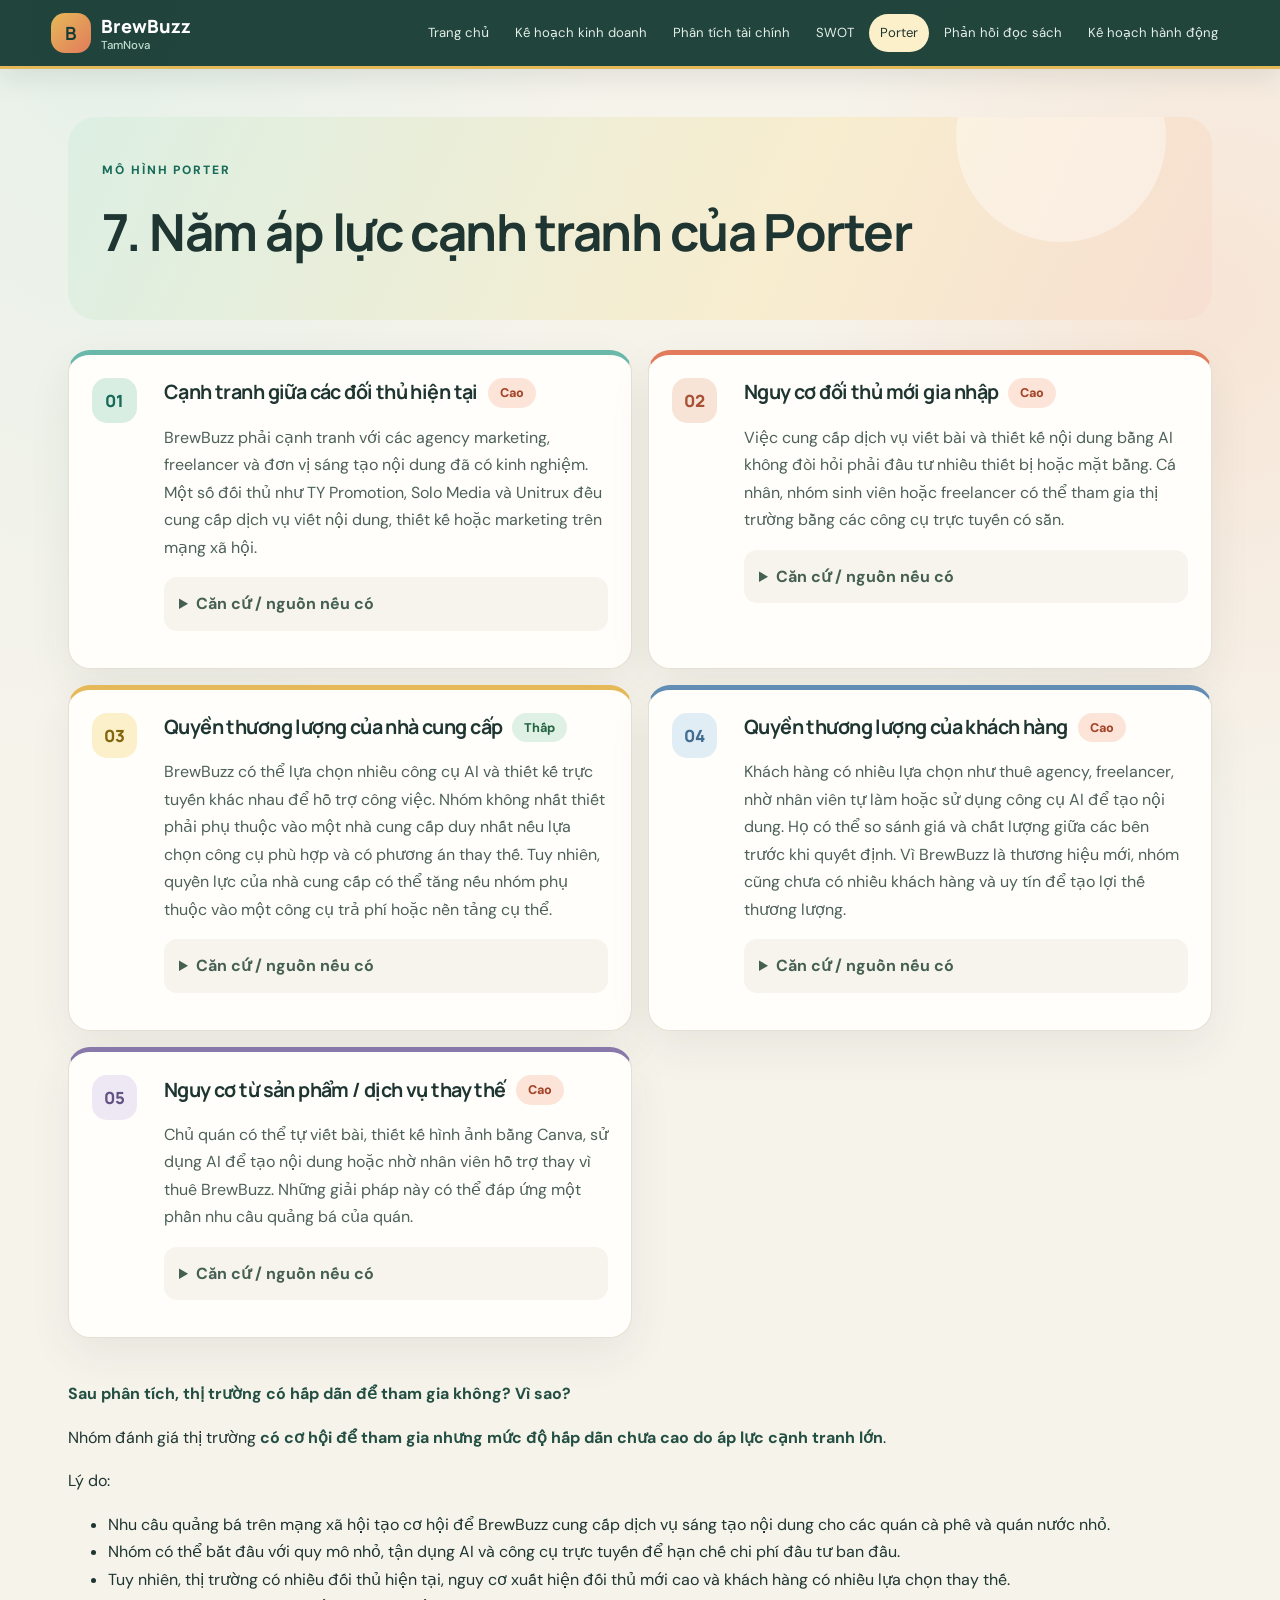
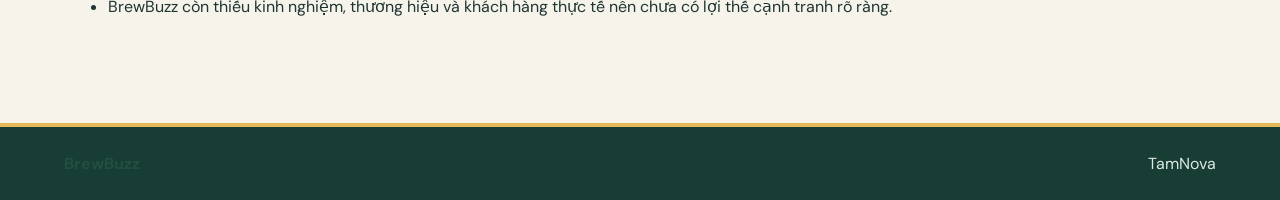
<file: five-forces.html>
<!doctype html><html lang="vi"><head><meta charset="utf-8"><meta name="viewport" content="width=device-width,initial-scale=1"><title>Năm áp lực cạnh tranh của Porter · BrewBuzz</title><link rel="stylesheet" href="style.css"></head><body><header><a class="brand" href="index.html"><b class="mark">B</b><span>BrewBuzz<small>TamNova</small></span></a><nav><a class="" href="index.html">Trang chủ</a><a class="" href="business-plan.html">Kế hoạch kinh doanh</a><a class="" href="financial-analysis.html">Phân tích tài chính</a><a class="" href="swot.html">SWOT</a><a class="active" href="five-forces.html">Porter</a><a class="" href="reflections.html">Phản hồi đọc sách</a><a class="" href="action-plan.html">Kế hoạch hành động</a></nav></header><main><section class="page-intro"><span>MÔ HÌNH PORTER</span><h1>7. Năm áp lực cạnh tranh của Porter</h1></section><section class="force-grid"><article class="force-card"><span class="force-no">01</span><div class="force-copy"><div class="force-title"><h2>Cạnh tranh giữa các đối thủ hiện tại</h2><span class="level high">Cao</span></div><p>BrewBuzz phải cạnh tranh với các agency marketing, freelancer và đơn vị sáng tạo nội dung đã có kinh nghiệm. Một số đối thủ như TY Promotion, Solo Media và Unitrux đều cung cấp dịch vụ viết nội dung, thiết kế hoặc marketing trên mạng xã hội.</p><details><summary>Căn cứ / nguồn nếu có</summary><p>Website đối thủ: <a href="https://typromotion.com.vn/">https://typromotion.com.vn/</a> ; <a href="https://solomedia.vn/dich-vu/">https://solomedia.vn/dich-vu/</a> ; <a href="https://unitrux.vn/services/">https://unitrux.vn/services/</a></p></details></div></article><article class="force-card"><span class="force-no">02</span><div class="force-copy"><div class="force-title"><h2>Nguy cơ đối thủ mới gia nhập</h2><span class="level high">Cao</span></div><p>Việc cung cấp dịch vụ viết bài và thiết kế nội dung bằng AI không đòi hỏi phải đầu tư nhiều thiết bị hoặc mặt bằng. Cá nhân, nhóm sinh viên hoặc freelancer có thể tham gia thị trường bằng các công cụ trực tuyến có sẵn.</p><details><summary>Căn cứ / nguồn nếu có</summary><p>Đây là nhận định của nhóm dựa trên đặc điểm mô hình dịch vụ và khả năng tiếp cận các công cụ AI, thiết kế trực tuyến.</p></details></div></article><article class="force-card"><span class="force-no">03</span><div class="force-copy"><div class="force-title"><h2>Quyền thương lượng của nhà cung cấp</h2><span class="level low">Thấp</span></div><p>BrewBuzz có thể lựa chọn nhiều công cụ AI và thiết kế trực tuyến khác nhau để hỗ trợ công việc. Nhóm không nhất thiết phải phụ thuộc vào một nhà cung cấp duy nhất nếu lựa chọn công cụ phù hợp và có phương án thay thế. Tuy nhiên, quyền lực của nhà cung cấp có thể tăng nếu nhóm phụ thuộc vào một công cụ trả phí hoặc nền tảng cụ thể.</p><details><summary>Căn cứ / nguồn nếu có</summary><p>Các công cụ AI và thiết kế trực tuyến có nhiều lựa chọn trên thị trường. Nhóm cần kiểm tra giá, giới hạn sử dụng và điều khoản của từng công cụ.</p></details></div></article><article class="force-card"><span class="force-no">04</span><div class="force-copy"><div class="force-title"><h2>Quyền thương lượng của khách hàng</h2><span class="level high">Cao</span></div><p>Khách hàng có nhiều lựa chọn như thuê agency, freelancer, nhờ nhân viên tự làm hoặc sử dụng công cụ AI để tạo nội dung. Họ có thể so sánh giá và chất lượng giữa các bên trước khi quyết định. Vì BrewBuzz là thương hiệu mới, nhóm cũng chưa có nhiều khách hàng và uy tín để tạo lợi thế thương lượng.</p><details><summary>Căn cứ / nguồn nếu có</summary><p>Các dịch vụ của TY Promotion, Solo Media và Unitrux là ví dụ về những lựa chọn thay thế mà khách hàng có thể cân nhắc.</p></details></div></article><article class="force-card"><span class="force-no">05</span><div class="force-copy"><div class="force-title"><h2>Nguy cơ từ sản phẩm / dịch vụ thay thế</h2><span class="level high">Cao</span></div><p>Chủ quán có thể tự viết bài, thiết kế hình ảnh bằng Canva, sử dụng AI để tạo nội dung hoặc nhờ nhân viên hỗ trợ thay vì thuê BrewBuzz. Những giải pháp này có thể đáp ứng một phần nhu cầu quảng bá của quán.</p><details><summary>Căn cứ / nguồn nếu có</summary><p>Các công cụ thiết kế và AI trực tuyến có thể được sử dụng thay thế một phần dịch vụ của BrewBuzz.</p></details></div></article></section><p><strong>Sau phân tích, thị trường có hấp dẫn để tham gia không? Vì sao?</strong></p>
<p>Nhóm đánh giá thị trường <strong>có cơ hội để tham gia nhưng mức độ hấp dẫn chưa cao do áp lực cạnh tranh lớn</strong>.</p>
<p>Lý do:</p>
<ul><li>Nhu cầu quảng bá trên mạng xã hội tạo cơ hội để BrewBuzz cung cấp dịch vụ sáng tạo nội dung cho các quán cà phê và quán nước nhỏ.</li><li>Nhóm có thể bắt đầu với quy mô nhỏ, tận dụng AI và công cụ trực tuyến để hạn chế chi phí đầu tư ban đầu.</li><li>Tuy nhiên, thị trường có nhiều đối thủ hiện tại, nguy cơ xuất hiện đối thủ mới cao và khách hàng có nhiều lựa chọn thay thế.</li><li>BrewBuzz còn thiếu kinh nghiệm, thương hiệu và khách hàng thực tế nên chưa có lợi thế cạnh tranh rõ ràng.</li></ul></main><footer><strong>BrewBuzz</strong><span>TamNova</span></footer></body></html>
</file>
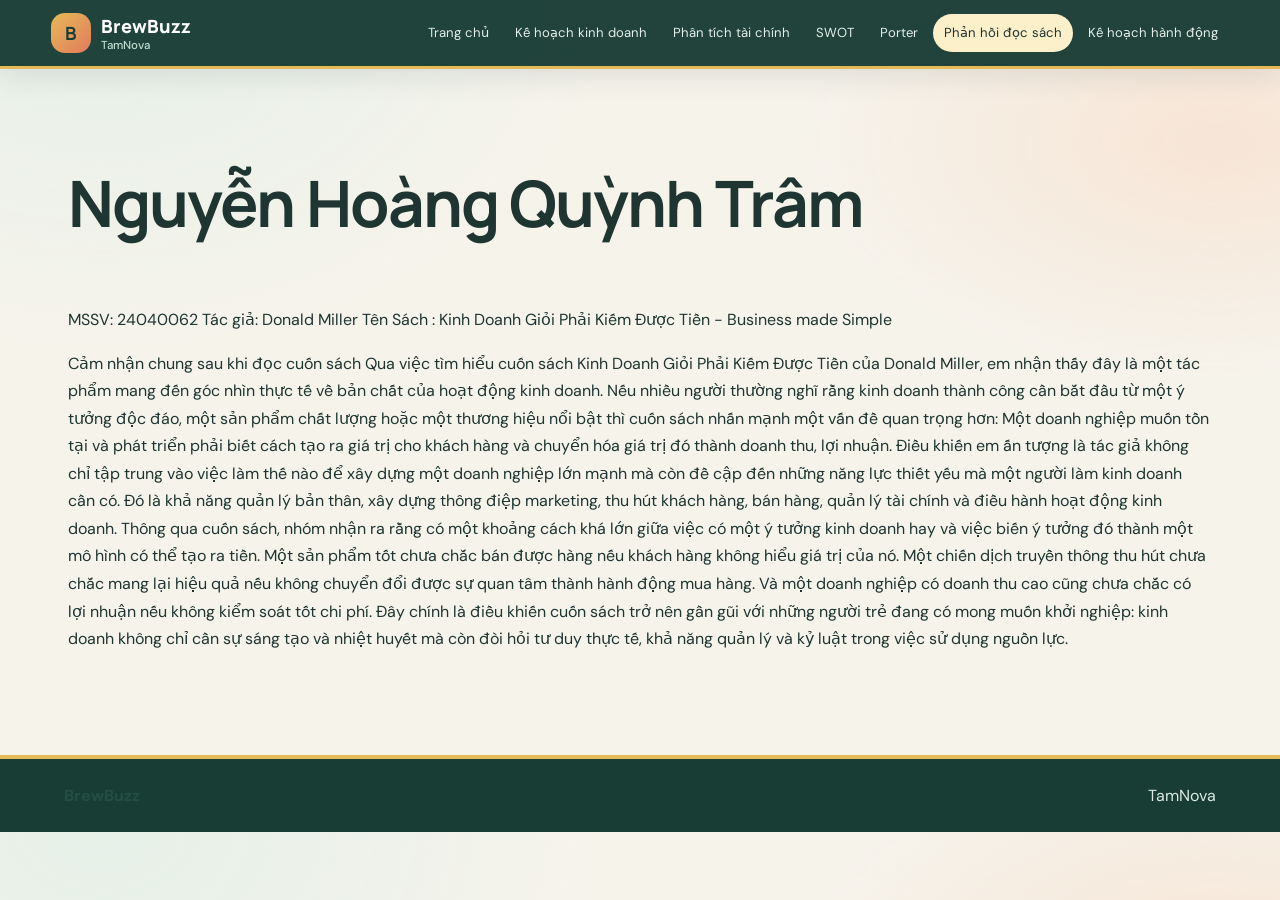
<file: reflection-1.html>
<!doctype html><html lang="vi"><head><meta charset="utf-8"><meta name="viewport" content="width=device-width,initial-scale=1"><title>Nguyễn Hoàng Quỳnh Trâm · BrewBuzz</title><link rel="stylesheet" href="style.css"></head><body><header><a class="brand" href="index.html"><b class="mark">B</b><span>BrewBuzz<small>TamNova</small></span></a><nav><a class="" href="index.html">Trang chủ</a><a class="" href="business-plan.html">Kế hoạch kinh doanh</a><a class="" href="financial-analysis.html">Phân tích tài chính</a><a class="" href="swot.html">SWOT</a><a class="" href="five-forces.html">Porter</a><a class="active" href="reflections.html">Phản hồi đọc sách</a><a class="" href="action-plan.html">Kế hoạch hành động</a></nav></header><main><h1>Nguyễn Hoàng Quỳnh Trâm</h1>
<p>MSSV: 24040062 Tác giả: Donald Miller Tên Sách : Kinh Doanh Giỏi Phải Kiếm Được Tiền - Business made Simple</p>
<p>Cảm nhận chung sau khi đọc cuốn sách Qua việc tìm hiểu cuốn sách Kinh Doanh Giỏi Phải Kiếm Được Tiền của Donald Miller, em nhận thấy đây là một tác phẩm mang đến góc nhìn thực tế về bản chất của hoạt động kinh doanh. Nếu nhiều người thường nghĩ rằng kinh doanh thành công cần bắt đầu từ một ý tưởng độc đáo, một sản phẩm chất lượng hoặc một thương hiệu nổi bật thì cuốn sách nhấn mạnh một vấn đề quan trọng hơn: Một doanh nghiệp muốn tồn tại và phát triển phải biết cách tạo ra giá trị cho khách hàng và chuyển hóa giá trị đó thành doanh thu, lợi nhuận. Điều khiến em ấn tượng là tác giả không chỉ tập trung vào việc làm thế nào để xây dựng một doanh nghiệp lớn mạnh mà còn đề cập đến những năng lực thiết yếu mà một người làm kinh doanh cần có. Đó là khả năng quản lý bản thân, xây dựng thông điệp marketing, thu hút khách hàng, bán hàng, quản lý tài chính và điều hành hoạt động kinh doanh. Thông qua cuốn sách, nhóm nhận ra rằng có một khoảng cách khá lớn giữa việc có một ý tưởng kinh doanh hay và việc biến ý tưởng đó thành một mô hình có thể tạo ra tiền. Một sản phẩm tốt chưa chắc bán được hàng nếu khách hàng không hiểu giá trị của nó. Một chiến dịch truyền thông thu hút chưa chắc mang lại hiệu quả nếu không chuyển đổi được sự quan tâm thành hành động mua hàng. Và một doanh nghiệp có doanh thu cao cũng chưa chắc có lợi nhuận nếu không kiểm soát tốt chi phí. Đây chính là điều khiến cuốn sách trở nên gần gũi với những người trẻ đang có mong muốn khởi nghiệp: kinh doanh không chỉ cần sự sáng tạo và nhiệt huyết mà còn đòi hỏi tư duy thực tế, khả năng quản lý và kỷ luật trong việc sử dụng nguồn lực.</p></main><footer><strong>BrewBuzz</strong><span>TamNova</span></footer></body></html>
</file>
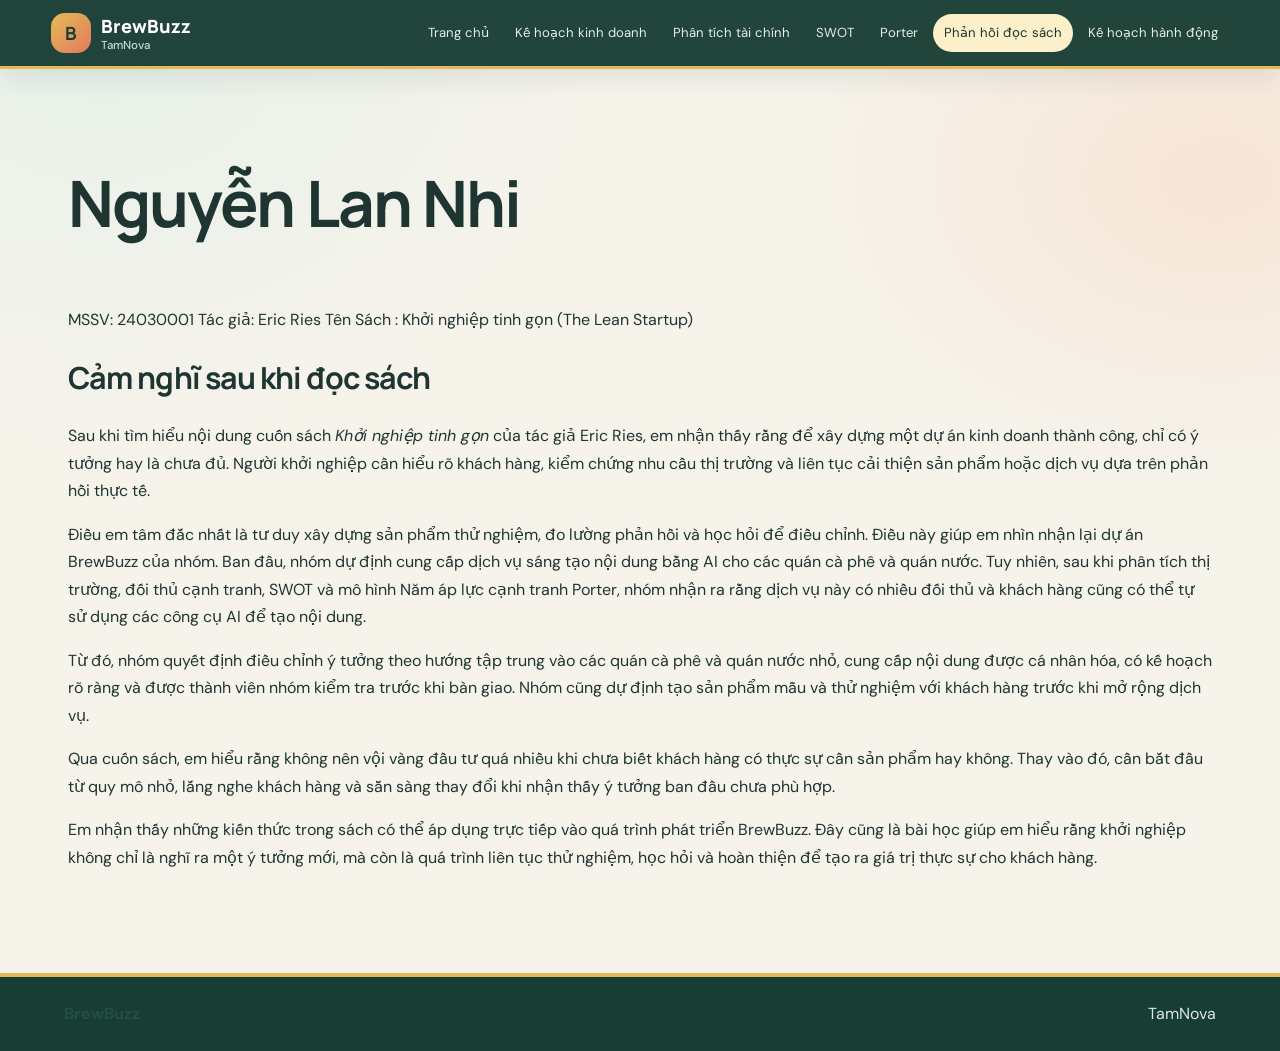
<file: reflection-2.html>
<!doctype html><html lang="vi"><head><meta charset="utf-8"><meta name="viewport" content="width=device-width,initial-scale=1"><title>Nguyễn Lan Nhi · BrewBuzz</title><link rel="stylesheet" href="style.css"></head><body><header><a class="brand" href="index.html"><b class="mark">B</b><span>BrewBuzz<small>TamNova</small></span></a><nav><a class="" href="index.html">Trang chủ</a><a class="" href="business-plan.html">Kế hoạch kinh doanh</a><a class="" href="financial-analysis.html">Phân tích tài chính</a><a class="" href="swot.html">SWOT</a><a class="" href="five-forces.html">Porter</a><a class="active" href="reflections.html">Phản hồi đọc sách</a><a class="" href="action-plan.html">Kế hoạch hành động</a></nav></header><main><h1>Nguyễn Lan Nhi</h1>
<p>MSSV: 24030001 Tác giả: Eric Ries Tên Sách : Khởi nghiệp tinh gọn (The Lean Startup)</p>
<h2>Cảm nghĩ sau khi đọc sách</h2>
<p>Sau khi tìm hiểu nội dung cuốn sách <em>Khởi nghiệp tinh gọn</em> của tác giả Eric Ries, em nhận thấy rằng để xây dựng một dự án kinh doanh thành công, chỉ có ý tưởng hay là chưa đủ. Người khởi nghiệp cần hiểu rõ khách hàng, kiểm chứng nhu cầu thị trường và liên tục cải thiện sản phẩm hoặc dịch vụ dựa trên phản hồi thực tế.</p>
<p>Điều em tâm đắc nhất là tư duy xây dựng sản phẩm thử nghiệm, đo lường phản hồi và học hỏi để điều chỉnh. Điều này giúp em nhìn nhận lại dự án BrewBuzz của nhóm. Ban đầu, nhóm dự định cung cấp dịch vụ sáng tạo nội dung bằng AI cho các quán cà phê và quán nước. Tuy nhiên, sau khi phân tích thị trường, đối thủ cạnh tranh, SWOT và mô hình Năm áp lực cạnh tranh Porter, nhóm nhận ra rằng dịch vụ này có nhiều đối thủ và khách hàng cũng có thể tự sử dụng các công cụ AI để tạo nội dung.</p>
<p>Từ đó, nhóm quyết định điều chỉnh ý tưởng theo hướng tập trung vào các quán cà phê và quán nước nhỏ, cung cấp nội dung được cá nhân hóa, có kế hoạch rõ ràng và được thành viên nhóm kiểm tra trước khi bàn giao. Nhóm cũng dự định tạo sản phẩm mẫu và thử nghiệm với khách hàng trước khi mở rộng dịch vụ.</p>
<p>Qua cuốn sách, em hiểu rằng không nên vội vàng đầu tư quá nhiều khi chưa biết khách hàng có thực sự cần sản phẩm hay không. Thay vào đó, cần bắt đầu từ quy mô nhỏ, lắng nghe khách hàng và sẵn sàng thay đổi khi nhận thấy ý tưởng ban đầu chưa phù hợp.</p>
<p>Em nhận thấy những kiến thức trong sách có thể áp dụng trực tiếp vào quá trình phát triển BrewBuzz. Đây cũng là bài học giúp em hiểu rằng khởi nghiệp không chỉ là nghĩ ra một ý tưởng mới, mà còn là quá trình liên tục thử nghiệm, học hỏi và hoàn thiện để tạo ra giá trị thực sự cho khách hàng.</p></main><footer><strong>BrewBuzz</strong><span>TamNova</span></footer></body></html>
</file>
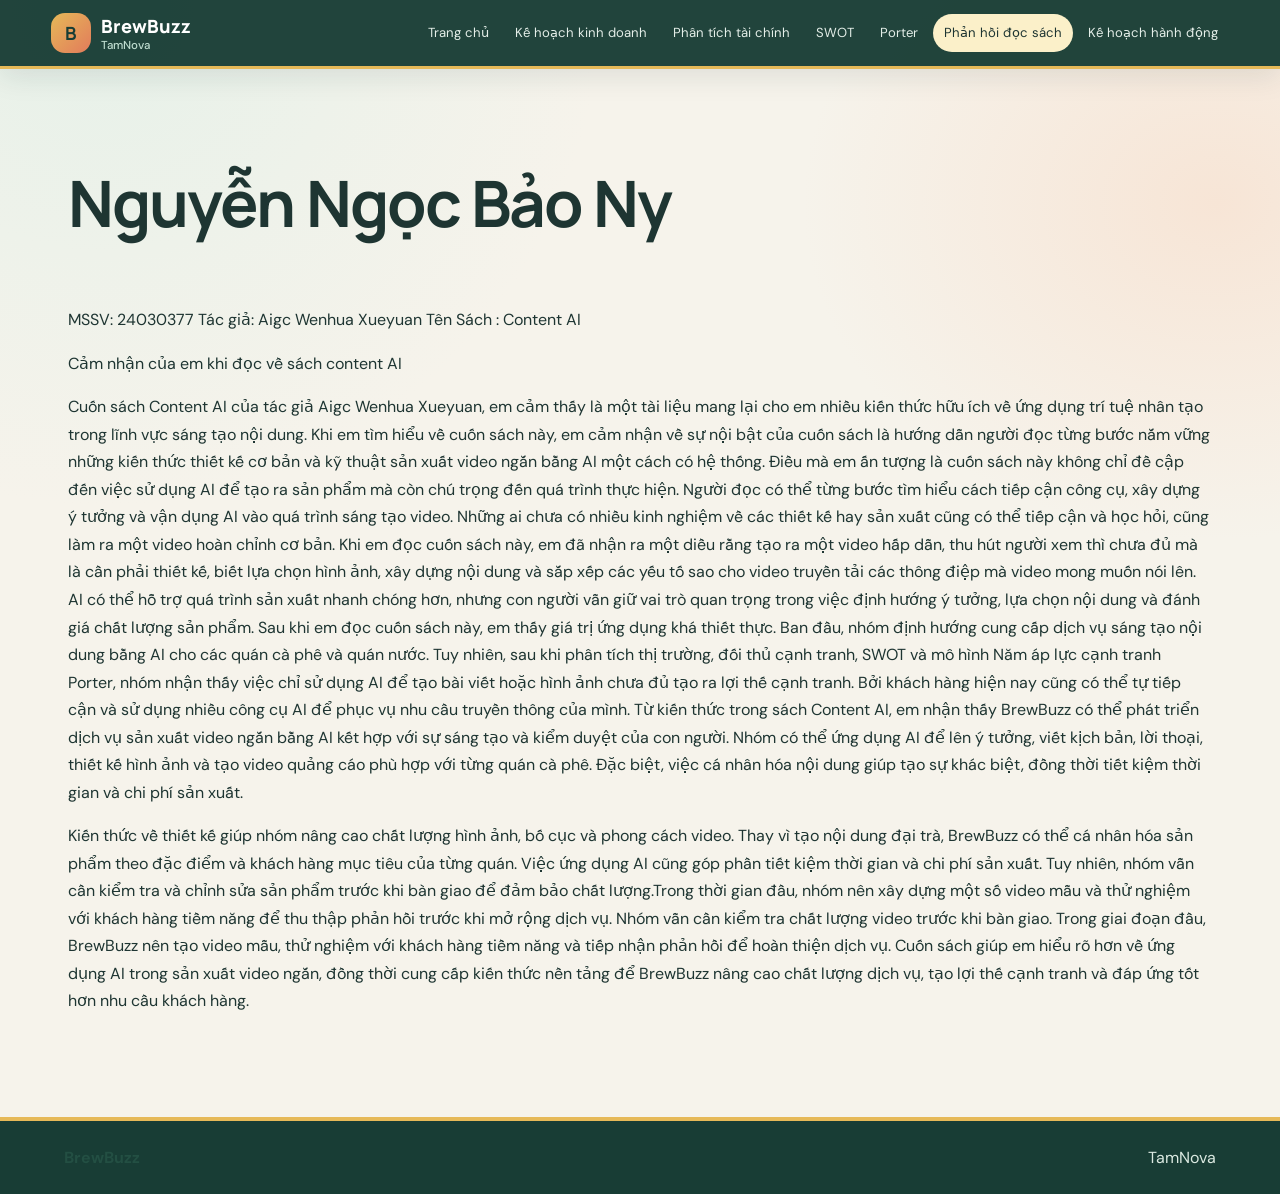
<file: reflection-3.html>
<!doctype html><html lang="vi"><head><meta charset="utf-8"><meta name="viewport" content="width=device-width,initial-scale=1"><title>Nguyễn Ngọc Bảo Ny · BrewBuzz</title><link rel="stylesheet" href="style.css"></head><body><header><a class="brand" href="index.html"><b class="mark">B</b><span>BrewBuzz<small>TamNova</small></span></a><nav><a class="" href="index.html">Trang chủ</a><a class="" href="business-plan.html">Kế hoạch kinh doanh</a><a class="" href="financial-analysis.html">Phân tích tài chính</a><a class="" href="swot.html">SWOT</a><a class="" href="five-forces.html">Porter</a><a class="active" href="reflections.html">Phản hồi đọc sách</a><a class="" href="action-plan.html">Kế hoạch hành động</a></nav></header><main><h1>Nguyễn Ngọc Bảo Ny</h1>
<p>MSSV: 24030377 Tác giả: Aigc Wenhua Xueyuan Tên Sách : Content AI</p>
<p>Cảm nhận của em khi đọc về sách content AI</p>
<p>Cuốn sách Content AI của tác giả Aigc Wenhua Xueyuan, em cảm thấy là một tài liệu mang lại cho em nhiều kiến thức hữu ích về ứng dụng trí tuệ nhân tạo trong lĩnh vực sáng tạo nội dung. Khi em tìm hiểu về cuốn sách này, em cảm nhận về sự nội bật của cuốn sách là hướng dẫn người đọc từng bước nắm vững những kiến thức thiết kế cơ bản và kỹ thuật sản xuất video ngắn bằng AI một cách có hệ thống. Điều mà em ấn tượng là cuốn sách này không chỉ đề cập đến việc sử dụng AI để tạo ra sản phẩm mà còn chú trọng đến quá trình thực hiện. Người đọc có thể từng bước tìm hiểu cách tiếp cận công cụ, xây dựng ý tưởng và vận dụng AI vào quá trình sáng tạo video. Những ai chưa có nhiều kinh nghiệm về các thiết kế hay sản xuất cũng có thể tiếp cận và học hỏi, cũng làm ra một video hoàn chỉnh cơ bản. Khi em đọc cuốn sách này, em đã nhận ra một diều rằng tạo ra một video hấp dẫn, thu hút người xem thì chưa đủ mà là cần phải thiết kế, biết lựa chọn hình ảnh, xây dựng nội dung và sắp xếp các yếu tố sao cho video truyền tải các thông điệp mà video mong muốn nói lên. AI có thể hỗ trợ quá trình sản xuất nhanh chóng hơn, nhưng con người vẫn giữ vai trò quan trọng trong việc định hướng ý tưởng, lựa chọn nội dung và đánh giá chất lượng sản phẩm. Sau khi em đọc cuốn sách này, em thấy giá trị ứng dụng khá thiết thực. Ban đầu, nhóm định hướng cung cấp dịch vụ sáng tạo nội dung bằng AI cho các quán cà phê và quán nước. Tuy nhiên, sau khi phân tích thị trường, đối thủ cạnh tranh, SWOT và mô hình Năm áp lực cạnh tranh Porter, nhóm nhận thấy việc chỉ sử dụng AI để tạo bài viết hoặc hình ảnh chưa đủ tạo ra lợi thế cạnh tranh. Bởi khách hàng hiện nay cũng có thể tự tiếp cận và sử dụng nhiều công cụ AI để phục vụ nhu cầu truyền thông của mình. Từ kiến thức trong sách Content AI, em nhận thấy BrewBuzz có thể phát triển dịch vụ sản xuất video ngắn bằng AI kết hợp với sự sáng tạo và kiểm duyệt của con người. Nhóm có thể ứng dụng AI để lên ý tưởng, viết kịch bản, lời thoại, thiết kế hình ảnh và tạo video quảng cáo phù hợp với từng quán cà phê. Đặc biệt, việc cá nhân hóa nội dung giúp tạo sự khác biệt, đồng thời tiết kiệm thời gian và chi phí sản xuất.</p>
<p>Kiến thức về thiết kế giúp nhóm nâng cao chất lượng hình ảnh, bố cục và phong cách video. Thay vì tạo nội dung đại trà, BrewBuzz có thể cá nhân hóa sản phẩm theo đặc điểm và khách hàng mục tiêu của từng quán. Việc ứng dụng AI cũng góp phần tiết kiệm thời gian và chi phí sản xuất. Tuy nhiên, nhóm vẫn cần kiểm tra và chỉnh sửa sản phẩm trước khi bàn giao để đảm bảo chất lượng.Trong thời gian đầu, nhóm nên xây dựng một số video mẫu và thử nghiệm với khách hàng tiềm năng để thu thập phản hồi trước khi mở rộng dịch vụ. Nhóm vẫn cần kiểm tra chất lượng video trước khi bàn giao. Trong giai đoạn đầu, BrewBuzz nên tạo video mẫu, thử nghiệm với khách hàng tiềm năng và tiếp nhận phản hồi để hoàn thiện dịch vụ. Cuốn sách giúp em hiểu rõ hơn về ứng dụng AI trong sản xuất video ngắn, đồng thời cung cấp kiến thức nền tảng để BrewBuzz nâng cao chất lượng dịch vụ, tạo lợi thế cạnh tranh và đáp ứng tốt hơn nhu cầu khách hàng.</p></main><footer><strong>BrewBuzz</strong><span>TamNova</span></footer></body></html>
</file>
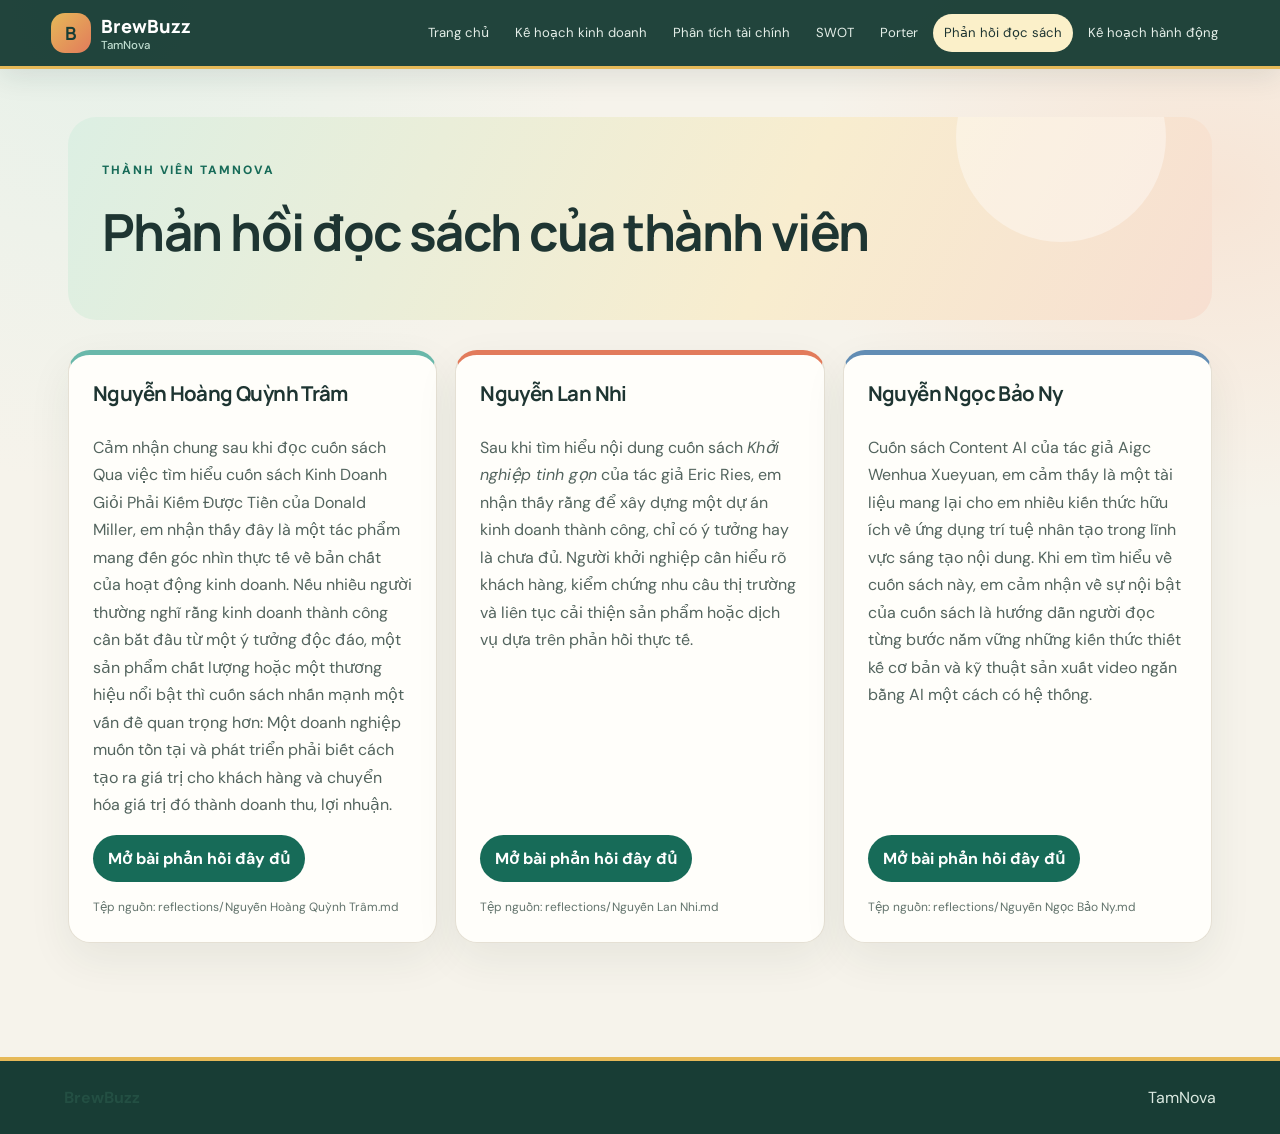
<file: reflections.html>
<!doctype html><html lang="vi"><head><meta charset="utf-8"><meta name="viewport" content="width=device-width,initial-scale=1"><title>Phản hồi đọc sách của thành viên · BrewBuzz</title><link rel="stylesheet" href="style.css"></head><body><header><a class="brand" href="index.html"><b class="mark">B</b><span>BrewBuzz<small>TamNova</small></span></a><nav><a class="" href="index.html">Trang chủ</a><a class="" href="business-plan.html">Kế hoạch kinh doanh</a><a class="" href="financial-analysis.html">Phân tích tài chính</a><a class="" href="swot.html">SWOT</a><a class="" href="five-forces.html">Porter</a><a class="active" href="reflections.html">Phản hồi đọc sách</a><a class="" href="action-plan.html">Kế hoạch hành động</a></nav></header><main><section class="page-intro"><span>THÀNH VIÊN TAMNOVA</span><h1>Phản hồi đọc sách của thành viên</h1></section><section class="members"><article class="member"><h2>Nguyễn Hoàng Quỳnh Trâm</h2><p>Cảm nhận chung sau khi đọc cuốn sách
Qua việc tìm hiểu cuốn sách Kinh Doanh Giỏi Phải Kiếm Được Tiền của Donald Miller, em nhận thấy đây là một tác phẩm mang đến góc nhìn thực tế về bản chất của hoạt động kinh doanh.  Nếu nhiều người thường nghĩ rằng kinh doanh thành công cần bắt đầu từ một ý tưởng độc đáo, một sản phẩm chất lượng hoặc một thương hiệu nổi bật thì cuốn sách nhấn mạnh một vấn đề quan trọng hơn: Một doanh nghiệp muốn tồn tại và phát triển phải biết cách tạo ra giá trị cho khách hàng và chuyển hóa giá trị đó thành doanh thu, lợi nhuận.</p><a class="button" href="reflection-1.html">Mở bài phản hồi đầy đủ</a><small>Tệp nguồn: reflections/Nguyễn Hoàng Quỳnh Trâm.md</small></article><article class="member"><h2>Nguyễn Lan Nhi</h2><p>Sau khi tìm hiểu nội dung cuốn sách <em>Khởi nghiệp tinh gọn</em> của tác giả Eric Ries, em nhận thấy rằng để xây dựng một dự án kinh doanh thành công, chỉ có ý tưởng hay là chưa đủ.  Người khởi nghiệp cần hiểu rõ khách hàng, kiểm chứng nhu cầu thị trường và liên tục cải thiện sản phẩm hoặc dịch vụ dựa trên phản hồi thực tế.</p><a class="button" href="reflection-2.html">Mở bài phản hồi đầy đủ</a><small>Tệp nguồn: reflections/Nguyễn Lan Nhi.md</small></article><article class="member"><h2>Nguyễn Ngọc Bảo Ny</h2><p>Cuốn sách Content AI của tác giả Aigc Wenhua Xueyuan, em cảm thấy là một tài liệu mang lại cho em nhiều kiến thức hữu ích về ứng dụng trí tuệ nhân tạo trong lĩnh vực sáng tạo nội dung.  Khi em tìm hiểu về cuốn sách này, em cảm nhận về sự nội bật của cuốn sách là hướng dẫn người đọc từng bước nắm vững những kiến thức thiết kế cơ bản và kỹ thuật sản xuất video ngắn bằng AI một cách có hệ thống.</p><a class="button" href="reflection-3.html">Mở bài phản hồi đầy đủ</a><small>Tệp nguồn: reflections/Nguyễn Ngọc Bảo Ny.md</small></article></section></main><footer><strong>BrewBuzz</strong><span>TamNova</span></footer></body></html>
</file>
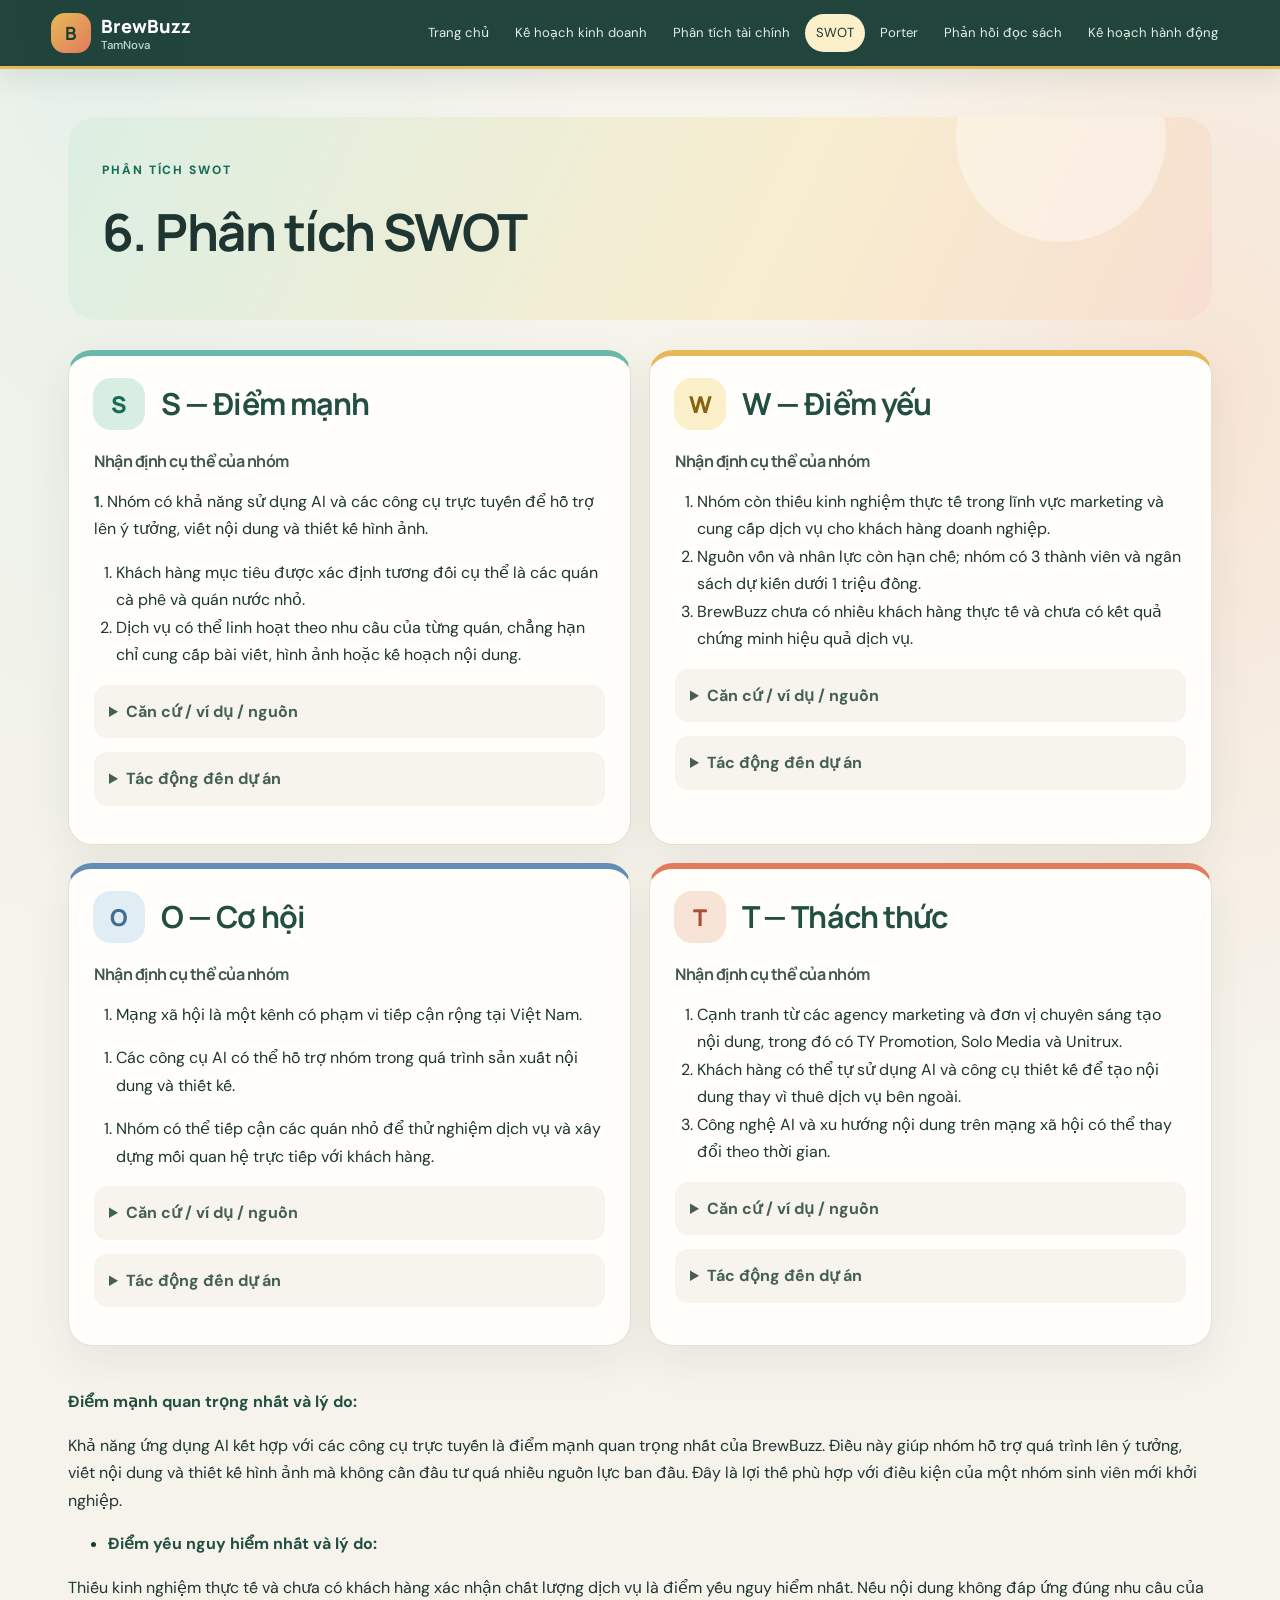
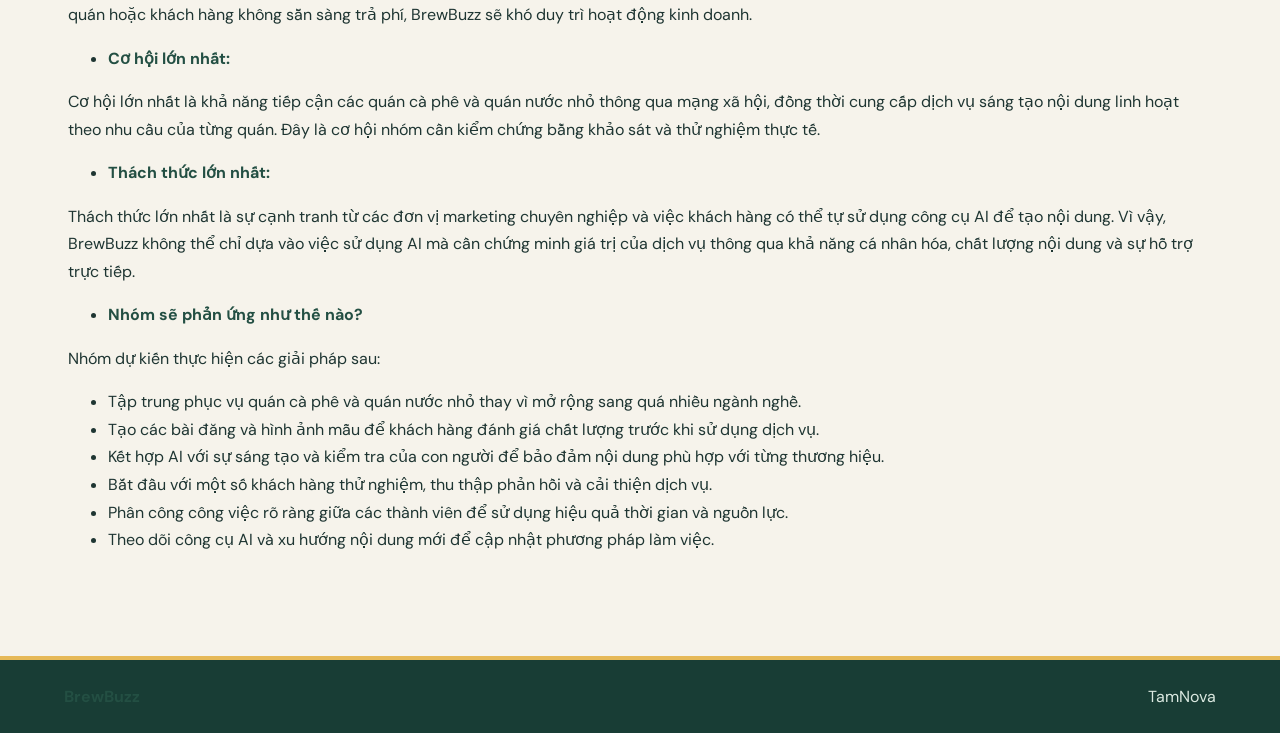
<file: swot.html>
<!doctype html><html lang="vi"><head><meta charset="utf-8"><meta name="viewport" content="width=device-width,initial-scale=1"><title>Phân tích SWOT · BrewBuzz</title><link rel="stylesheet" href="style.css"></head><body><header><a class="brand" href="index.html"><b class="mark">B</b><span>BrewBuzz<small>TamNova</small></span></a><nav><a class="" href="index.html">Trang chủ</a><a class="" href="business-plan.html">Kế hoạch kinh doanh</a><a class="" href="financial-analysis.html">Phân tích tài chính</a><a class="active" href="swot.html">SWOT</a><a class="" href="five-forces.html">Porter</a><a class="" href="reflections.html">Phản hồi đọc sách</a><a class="" href="action-plan.html">Kế hoạch hành động</a></nav></header><main><section class="page-intro"><span>PHÂN TÍCH SWOT</span><h1>6. Phân tích SWOT</h1></section><section class="swot-grid"><article class="swot-card swot-s"><div class="swot-top"><span class="swot-letter">S</span><h2><strong>S — Điểm mạnh</strong></h2></div><div class="swot-body"><h3>Nhận định cụ thể của nhóm</h3><p><strong>1</strong>. Nhóm có khả năng sử dụng AI và các công cụ trực tuyến để hỗ trợ lên ý tưởng, viết nội dung và thiết kế hình ảnh.</p>
<ol><li>Khách hàng mục tiêu được xác định tương đối cụ thể là các quán cà phê và quán nước nhỏ.</li><li>Dịch vụ có thể linh hoạt theo nhu cầu của từng quán, chẳng hạn chỉ cung cấp bài viết, hình ảnh hoặc kế hoạch nội dung.</li></ol><details><summary>Căn cứ / ví dụ / nguồn</summary><p>Kỹ năng hiện có của các thành viên và định hướng sử dụng AI trong mô hình BrewBuzz.</p>
<p>Định hướng kinh doanh đã điều chỉnh của nhóm.</p>
<p>Mô hình dịch vụ dự kiến của BrewBuzz.</p></details><details><summary>Tác động đến dự án</summary><p>Giúp nhóm triển khai dịch vụ với nguồn lực ban đầu hạn chế và có thể thử nghiệm nhiều ý tưởng nội dung.</p>
<p>Giúp nhóm tập trung nghiên cứu một phân khúc khách hàng thay vì phục vụ quá nhiều ngành nghề khác nhau.</p>
<p>Tạo điều kiện xây dựng các gói dịch vụ phù hợp với nhu cầu và ngân sách khác nhau.</p></details></div></article><article class="swot-card swot-w"><div class="swot-top"><span class="swot-letter">W</span><h2><strong>W — Điểm yếu</strong></h2></div><div class="swot-body"><h3>Nhận định cụ thể của nhóm</h3><ol><li>Nhóm còn thiếu kinh nghiệm thực tế trong lĩnh vực marketing và cung cấp dịch vụ cho khách hàng doanh nghiệp.</li><li>Nguồn vốn và nhân lực còn hạn chế; nhóm có 3 thành viên và ngân sách dự kiến dưới 1 triệu đồng.</li><li>BrewBuzz chưa có nhiều khách hàng thực tế và chưa có kết quả chứng minh hiệu quả dịch vụ.</li></ol><details><summary>Căn cứ / ví dụ / nguồn</summary><p>Nhóm đang ở giai đoạn xây dựng và thử nghiệm ý tưởng khởi nghiệp.</p>
<p>Nguồn lực hiện tại của nhóm.</p>
<p>Dự án hiện đang trong giai đoạn lập kế hoạch và kiểm chứng ý tưởng.</p></details><details><summary>Tác động đến dự án</summary><p>Có thể ảnh hưởng đến chất lượng sản phẩm, khả năng tư vấn và mức độ tin tưởng của khách hàng.</p>
<p>Khó triển khai nhiều dịch vụ cùng lúc, đầu tư thiết bị hoặc mở rộng số lượng khách hàng nhanh chóng.</p>
<p>Khó thuyết phục khách hàng mới và chưa thể xác định chính xác mức giá phù hợp.</p></details></div></article><article class="swot-card swot-o"><div class="swot-top"><span class="swot-letter">O</span><h2><strong>O — Cơ hội</strong></h2></div><div class="swot-body"><h3>Nhận định cụ thể của nhóm</h3><ol><li>Mạng xã hội là một kênh có phạm vi tiếp cận rộng tại Việt Nam.</li></ol>
<ol><li>Các công cụ AI có thể hỗ trợ nhóm trong quá trình sản xuất nội dung và thiết kế.</li></ol>
<ol><li>Nhóm có thể tiếp cận các quán nhỏ để thử nghiệm dịch vụ và xây dựng mối quan hệ trực tiếp với khách hàng.</li></ol><details><summary>Căn cứ / ví dụ / nguồn</summary><p>DataReportal – Digital 2026: Vietnam, ghi nhận khoảng 79 triệu danh tính người dùng mạng xã hội vào tháng 10/2025. <a href="https://datareportal.com/reports/digital-2026-vietnam">https://datareportal.com/reports/digital-2026-vietnam</a> Decision Lab – The State of Consumer AI in Vietnam 2025: <a href="https://www.decisionlab.co/the-state-of-consumer-ai-in-vietnam-2025">https://www.decisionlab.co/the-state-of-consumer-ai-in-vietnam-2025</a> Định hướng khách hàng mục tiêu và cách triển khai thử nghiệm của BrewBuzz.</p></details><details><summary>Tác động đến dự án</summary><p>Tạo cơ sở để BrewBuzz phát triển dịch vụ nội dung quảng bá trên mạng xã hội. Tuy nhiên, số liệu này không chứng minh trực tiếp nhu cầu thuê dịch vụ của các quán.</p>
<p>Giúp nhóm tiếp cận các công cụ hỗ trợ công việc và thử nghiệm dịch vụ với quy mô nhỏ.</p>
<p>Tạo cơ hội nhận phản hồi thực tế, điều chỉnh sản phẩm và tìm kiếm những khách hàng đầu tiên.</p></details></div></article><article class="swot-card swot-t"><div class="swot-top"><span class="swot-letter">T</span><h2><strong>T — Thách thức</strong></h2></div><div class="swot-body"><h3>Nhận định cụ thể của nhóm</h3><ol><li>Cạnh tranh từ các agency marketing và đơn vị chuyên sáng tạo nội dung, trong đó có TY Promotion, Solo Media và Unitrux.</li><li>Khách hàng có thể tự sử dụng AI và công cụ thiết kế để tạo nội dung thay vì thuê dịch vụ bên ngoài.</li><li>Công nghệ AI và xu hướng nội dung trên mạng xã hội có thể thay đổi theo thời gian.</li></ol><details><summary>Căn cứ / ví dụ / nguồn</summary><p>Website các đối thủ: <a href="https://typromotion.com.vn/">https://typromotion.com.vn/</a> ; <a href="https://solomedia.vn/dich-vu/">https://solomedia.vn/dich-vu/</a> ; <a href="https://unitrux.vn/services/">https://unitrux.vn/services/</a></p>
<p>Các công cụ hỗ trợ sáng tạo nội dung và thiết kế có sẵn trên thị trường.</p>
<p>Sự phát triển của các công cụ AI và nền tảng mạng xã hội.</p></details><details><summary>Tác động đến dự án</summary><p>BrewBuzz có thể gặp khó khăn khi cạnh tranh về kinh nghiệm, danh mục dịch vụ và uy tín thương hiệu.</p>
<p>Làm giảm sự khác biệt nếu BrewBuzz chỉ cung cấp nội dung được tạo tự động mà không có giá trị bổ sung.</p>
<p>Nhóm cần thường xuyên cập nhật công cụ, kỹ năng và cách xây dựng nội dung để duy trì chất lượng dịch vụ.</p></details></div></article></section><p><strong>Điểm mạnh quan trọng nhất và lý do:</strong></p>
<p>Khả năng ứng dụng AI kết hợp với các công cụ trực tuyến là điểm mạnh quan trọng nhất của BrewBuzz. Điều này giúp nhóm hỗ trợ quá trình lên ý tưởng, viết nội dung và thiết kế hình ảnh mà không cần đầu tư quá nhiều nguồn lực ban đầu. Đây là lợi thế phù hợp với điều kiện của một nhóm sinh viên mới khởi nghiệp.</p>
<ul><li><strong>Điểm yếu nguy hiểm nhất và lý do:</strong></li></ul>
<p>Thiếu kinh nghiệm thực tế và chưa có khách hàng xác nhận chất lượng dịch vụ là điểm yếu nguy hiểm nhất. Nếu nội dung không đáp ứng đúng nhu cầu của quán hoặc khách hàng không sẵn sàng trả phí, BrewBuzz sẽ khó duy trì hoạt động kinh doanh.</p>
<ul><li><strong>Cơ hội lớn nhất:</strong></li></ul>
<p>Cơ hội lớn nhất là khả năng tiếp cận các quán cà phê và quán nước nhỏ thông qua mạng xã hội, đồng thời cung cấp dịch vụ sáng tạo nội dung linh hoạt theo nhu cầu của từng quán. Đây là cơ hội nhóm cần kiểm chứng bằng khảo sát và thử nghiệm thực tế.</p>
<ul><li><strong>Thách thức lớn nhất:</strong></li></ul>
<p>Thách thức lớn nhất là sự cạnh tranh từ các đơn vị marketing chuyên nghiệp và việc khách hàng có thể tự sử dụng công cụ AI để tạo nội dung. Vì vậy, BrewBuzz không thể chỉ dựa vào việc sử dụng AI mà cần chứng minh giá trị của dịch vụ thông qua khả năng cá nhân hóa, chất lượng nội dung và sự hỗ trợ trực tiếp.</p>
<ul><li><strong>Nhóm sẽ phản ứng như thế nào?</strong></li></ul>
<p>Nhóm dự kiến thực hiện các giải pháp sau:</p>
<ul><li>Tập trung phục vụ quán cà phê và quán nước nhỏ thay vì mở rộng sang quá nhiều ngành nghề.</li><li>Tạo các bài đăng và hình ảnh mẫu để khách hàng đánh giá chất lượng trước khi sử dụng dịch vụ.</li><li>Kết hợp AI với sự sáng tạo và kiểm tra của con người để bảo đảm nội dung phù hợp với từng thương hiệu.</li><li>Bắt đầu với một số khách hàng thử nghiệm, thu thập phản hồi và cải thiện dịch vụ.</li><li>Phân công công việc rõ ràng giữa các thành viên để sử dụng hiệu quả thời gian và nguồn lực.</li><li>Theo dõi công cụ AI và xu hướng nội dung mới để cập nhật phương pháp làm việc.</li></ul></main><footer><strong>BrewBuzz</strong><span>TamNova</span></footer></body></html>
</file>
<file: style.css>
@import url('https://fonts.googleapis.com/css2?family=DM+Sans:wght@400;500;600;700&family=Manrope:wght@500;600;700;800&display=swap');:root{--ink:#1e3532;--muted:#63746d;--canvas:#f6f3eb;--paper:#fffefa;--line:#e5e0d4;--green:#176b58;--mint:#d8eee3;--teal:#69b8aa;--coral:#e27b5b;--peach:#f8e4d6;--gold:#e6b958;--butter:#fbf0c9;--blue:#628db4;--sky:#e1edf5;--violet:#8978aa;--lilac:#eee8f5;--shadow:0 16px 44px #20352b12}*{box-sizing:border-box}html{scroll-behavior:smooth}body{margin:0;background:radial-gradient(ellipse at 8% 0%,#e6f1e9 0,transparent 30%),radial-gradient(ellipse at 95% 17%,#f7e5d6 0,transparent 24%),var(--canvas);color:var(--ink);font:16px/1.72 'DM Sans',sans-serif}h1,h2,h3{font-family:Manrope,'DM Sans',sans-serif;line-height:1.24;letter-spacing:-.03em}h1{font-size:clamp(2.2rem,5vw,4.4rem);max-width:1000px;margin:.45em 0}h2{font-size:clamp(1.3rem,2.5vw,1.9rem)}header{position:sticky;top:0;z-index:10;display:flex;align-items:center;justify-content:space-between;gap:24px;padding:13px max(4vw,22px);background:#183d35f5;color:white;border-bottom:3px solid var(--gold);box-shadow:0 8px 28px #18352d1a}.brand{display:flex;align-items:center;gap:10px;color:white;text-decoration:none;font:800 1.14rem Manrope;white-space:nowrap}.brand small{display:block;color:#bfddd0;font:500 .72rem 'DM Sans',sans-serif}.mark{display:grid;place-items:center;width:40px;height:40px;border-radius:14px;background:linear-gradient(135deg,var(--gold),var(--coral));color:#183d35}nav{display:flex;gap:4px;overflow:auto}nav a{white-space:nowrap;padding:8px 11px;border-radius:999px;color:#e4eee8;text-decoration:none;font-size:.82rem;transition:.2s}nav a:hover,nav a.active{background:var(--butter);color:var(--ink)}main{max-width:1200px;margin:auto;padding:30px 28px 86px}main>h1:first-child{margin:1em 0}.page-intro{position:relative;padding:38px 34px;margin:18px 0 30px;border-radius:28px;background:linear-gradient(115deg,#dcefe3,#f8edcf 62%,#f7dfd1);overflow:hidden}.page-intro:after{content:'';position:absolute;width:210px;height:210px;border-radius:50%;right:4%;top:-85px;background:#ffffff60}.page-intro span{position:relative;z-index:1;color:var(--green);font-size:.75rem;font-weight:800;letter-spacing:.16em}.page-intro h1{position:relative;z-index:1;font-size:clamp(2rem,4vw,3.4rem);margin:.35em 0}.hero{padding:54px 0 38px}.hero h1{max-width:960px}.hero>small{display:inline-block;padding:6px 12px;background:var(--butter);border-radius:99px;color:#765b19;font-weight:800;letter-spacing:.1em}.hero p{max-width:850px;color:var(--muted);font-size:1.1rem}.report-section{position:relative;background:var(--paper);border:1px solid var(--line);border-radius:24px;padding:28px 32px;margin:0 0 24px;box-shadow:var(--shadow);overflow:hidden}.report-section:before{content:'';position:absolute;left:0;top:0;bottom:0;width:7px;background:var(--green)}.report-section:nth-child(4n+2):before{background:var(--coral)}.report-section:nth-child(4n+3):before{background:var(--blue)}.report-section:nth-child(4n+4):before{background:var(--gold)}.report-section>h2{display:flex;align-items:flex-start;gap:14px;margin:0 0 22px;padding-bottom:16px;border-bottom:1px solid var(--line);font-size:clamp(1.45rem,3vw,2.15rem)}.report-section>h2:first-letter{color:var(--green)}.report-section h3{margin:1.6em 0 .6em;color:#315d52;font-size:1.22rem}.report-section p,.report-section li{max-width:1000px}.report-section li{padding:3px 0}.report-section ul,.report-section ol{padding-left:1.5em}.report-section a,main a:not(.button){color:#176b58;text-underline-offset:3px}.report-section blockquote{background:#fff2d5;border-left:4px solid var(--gold);border-radius:0 13px 13px 0;margin:20px 0;padding:12px 19px}.table-wrap{overflow:auto;margin:22px 0 26px;border:1px solid #dedbcc;border-radius:16px;background:#fff;box-shadow:0 8px 20px #253a3009}table{width:100%;min-width:660px;border-collapse:collapse;font-size:.91rem;line-height:1.55}th,td{text-align:left;vertical-align:top;padding:14px 15px;border-bottom:1px solid #e9e5d9}th{background:#e4f0e8;color:#245444;font:700 .83rem 'DM Sans',sans-serif;letter-spacing:.025em}tbody tr:nth-child(even){background:#fbf8f0}tbody tr:hover{background:#f1f6ef}tr:last-child td{border-bottom:0}strong{color:#234f43}hr{border:0;border-top:1px solid var(--line);margin:30px 0}.swot-grid{display:grid;grid-template-columns:repeat(2,1fr);gap:18px;margin:28px 0 42px}.swot-card{position:relative;overflow:hidden;border:1px solid var(--line);border-radius:24px;background:var(--paper);box-shadow:var(--shadow)}.swot-top{display:flex;align-items:center;gap:16px;padding:22px 24px}.swot-top h2{margin:0}.swot-letter{display:grid;place-items:center;width:52px;height:52px;flex:0 0 52px;border-radius:18px;font:800 1.45rem Manrope;background:var(--mint);color:var(--green)}.swot-body{padding:0 25px 24px}.swot-body h3{font-size:1rem;color:#425950;margin:0 0 9px}.swot-body ul,.swot-body ol{padding-left:22px}.swot-s{border-top:6px solid var(--teal)}.swot-w{border-top:6px solid var(--gold)}.swot-o{border-top:6px solid var(--blue)}.swot-t{border-top:6px solid var(--coral)}.swot-w .swot-letter{background:var(--butter);color:#84640e}.swot-o .swot-letter{background:var(--sky);color:#426d91}.swot-t .swot-letter{background:var(--peach);color:#a75036}details{margin:14px 0;padding:13px 15px;background:#f6f4ed;border-radius:13px}summary{cursor:pointer;font-weight:700;color:#456052}details[open]{background:#eef4eb}.force-grid{display:grid;grid-template-columns:repeat(2,1fr);gap:16px;margin:28px 0 42px}.force-card{display:grid;grid-template-columns:58px 1fr;gap:14px;padding:23px;background:var(--paper);border:1px solid var(--line);border-radius:22px;box-shadow:var(--shadow);border-top:5px solid var(--teal)}.force-card:nth-child(2){border-top-color:var(--coral)}.force-card:nth-child(3){border-top-color:var(--gold)}.force-card:nth-child(4){border-top-color:var(--blue)}.force-card:nth-child(5){border-top-color:var(--violet)}.force-no{display:grid;place-items:center;width:45px;height:45px;border-radius:15px;background:var(--mint);color:var(--green);font:800 1.05rem Manrope}.force-card:nth-child(2) .force-no{background:var(--peach);color:#a75036}.force-card:nth-child(3) .force-no{background:var(--butter);color:#84640e}.force-card:nth-child(4) .force-no{background:var(--sky);color:#426d91}.force-card:nth-child(5) .force-no{background:var(--lilac);color:#655285}.force-title{display:flex;flex-wrap:wrap;align-items:center;gap:10px}.force-title h2{margin:2px 0;font-size:1.23rem}.level{display:inline-flex;padding:4px 12px;border-radius:99px;font-size:.79rem;font-weight:800}.level.high{background:#fde4d9;color:#a34328}.level.low{background:#dff1e4;color:#246343}.level.mid{background:#fff0c8;color:#78590c}.force-copy p{color:#4d6158}.members{display:grid;grid-template-columns:repeat(3,1fr);gap:18px;margin:28px 0}.member{display:flex;flex-direction:column;align-items:flex-start;padding:24px;background:var(--paper);border:1px solid var(--line);border-top:5px solid var(--teal);border-radius:22px;box-shadow:var(--shadow)}.member:nth-child(3n+2){border-top-color:var(--coral)}.member:nth-child(3n+3){border-top-color:var(--blue)}.member h2{font-size:1.28rem;margin:.1em 0 .55em}.member p{color:#53645e}.member .button{margin-top:auto;display:inline-flex;padding:10px 15px;background:var(--green);color:#fff;border-radius:99px;text-decoration:none;font-weight:700}.member small{display:block;margin-top:15px;color:var(--muted);font-size:.75rem;overflow-wrap:anywhere}.reflection{max-width:900px;margin:15px auto;padding:clamp(24px,5vw,52px);background:var(--paper);border:1px solid var(--line);border-radius:24px;box-shadow:var(--shadow)}.reflection h2{margin-top:1.7em}.action-layout{max-width:950px;margin:20px auto}.action-layout>ul{list-style:none;padding:0;display:grid;grid-template-columns:repeat(2,1fr);gap:14px}.action-layout>ul>li{padding:20px;background:var(--paper);border:1px solid var(--line);border-left:5px solid var(--coral);border-radius:16px;box-shadow:var(--shadow)}footer{display:flex;justify-content:space-between;align-items:center;padding:23px max(5vw,24px);background:#183d35;color:#dbe9e1;border-top:4px solid var(--gold)}@media(max-width:900px){header{align-items:flex-start;flex-direction:column;gap:8px}.members{grid-template-columns:repeat(2,1fr)}.report-section{padding:24px}.force-grid{grid-template-columns:1fr}}@media(max-width:600px){main{padding:16px 16px 56px}.hero{padding:34px 0 25px}.page-intro{padding:25px 22px}.report-section{padding:21px 19px}.swot-grid,.members,.force-grid,.action-layout>ul{grid-template-columns:1fr}.force-card{grid-template-columns:44px 1fr;padding:18px 15px;gap:10px}.force-no{width:38px;height:38px}.report-section>h2{font-size:1.4rem}footer{align-items:flex-start;flex-direction:column;gap:3px}}
/* Homepage and finance page composition */.home-hero{display:grid;grid-template-columns:minmax(0,1fr) 250px;align-items:center;gap:25px;padding:42px 38px;margin:12px 0 32px;border-radius:30px;background:linear-gradient(120deg,#deeee3 0%,#fff1cf 53%,#f9ded1 100%);box-shadow:var(--shadow)}.home-copy h1{font-size:clamp(2rem,4.1vw,3.55rem);max-width:900px;margin:.55em 0 .35em}.home-copy>p:last-child{color:#435d52}.home-subtitle{font:600 clamp(1.05rem,2vw,1.4rem) Manrope;color:#9a583e;margin:.5em 0}.eyebrow{display:inline-block;padding:6px 12px;background:#fffefaad;border-radius:99px;color:var(--green);font-size:.78rem;font-weight:800;letter-spacing:.08em}.dot{padding:0 9px;color:var(--coral)}.home-orbit{display:flex;min-height:205px;align-items:center;justify-content:center;flex-direction:column;gap:9px;text-align:center;border-radius:28px;background:#fffefa9c;border:1px solid #fff;box-shadow:inset 0 0 0 8px #ffffff55;color:#315f51;font-weight:700}.home-orbit .cup{font-size:4.2rem;line-height:1}.overview-head{display:flex;align-items:end;justify-content:space-between;gap:24px;margin:30px 0 17px}.overview-head h2{max-width:620px;margin:0;font-size:clamp(1.45rem,2.6vw,2.2rem)}.home-grid{display:grid;grid-template-columns:repeat(2,minmax(0,1fr));gap:15px}.home-card{padding:23px 25px;background:var(--paper);border:1px solid var(--line);border-radius:20px;box-shadow:var(--shadow);border-top:5px solid var(--teal)}.home-card:nth-child(4n+2){border-top-color:var(--coral)}.home-card:nth-child(4n+3){border-top-color:var(--blue)}.home-card:nth-child(4n){border-top-color:var(--gold)}.home-card.feature-card,.home-card.finance-summary,.home-card.decision-card{grid-column:1/-1}.card-label{display:block;margin-bottom:10px;color:#23614f;font:800 .78rem 'DM Sans',sans-serif;letter-spacing:.06em;text-transform:uppercase}.home-card p{margin:.4em 0 .8em}.home-card ul{margin:.3em 0;padding-left:1.25em}.home-card li{padding:2px 0}.feature-card{background:linear-gradient(110deg,#fffef8,#eef7ee)}.finance-summary{background:linear-gradient(120deg,#fffdf7,#fff3dc)}.assumption{color:var(--muted);font-style:italic}.mini-metrics{display:grid;grid-template-columns:repeat(2,minmax(0,1fr));gap:12px;margin:15px 0}.mini-metrics>div{padding:17px;border-radius:15px;background:#fffefa;border:1px solid #ede4ce}.mini-metrics small,.mini-metrics strong{display:block}.mini-metrics small{color:var(--muted);font-size:.82rem}.mini-metrics strong{font:800 clamp(1.05rem,2vw,1.45rem) Manrope;color:#8d5532;margin:4px 0}.decision-card{background:linear-gradient(115deg,#e8f3e8,#edf3fa)}.decision{display:inline-block;padding:9px 15px;border-radius:99px;background:#236b57;color:white;font:800 .88rem Manrope}.decision-card h3{margin:18px 0 5px;color:#4b6157}.finance-intro{background:linear-gradient(110deg,#e0efe4,#e3edf7 48%,#fff0cf)}.finance-meta{display:grid;grid-template-columns:1fr 2fr 1.2fr;gap:12px;margin-top:25px}.finance-meta>div{padding:15px 17px;border:1px solid #ffffff;background:#fffefaad;border-radius:15px}.finance-meta small,.finance-meta strong{display:block}.finance-meta small{color:#63746d;font-size:.8rem}.finance-meta strong{font-size:.95rem;line-height:1.45}.finance-sub{padding-top:22px}.finance-sub h2{color:#245647}.finance-sub:nth-child(odd) h2{color:#96573b}.finance-sub .table-wrap{margin-top:15px}.total-row td{background:#eaf3e7;font-weight:700}.cost-group{margin:20px 0}.cost-group h3{padding-bottom:8px;border-bottom:2px solid #d9e6d9}.result-grid{display:grid;grid-template-columns:repeat(2,minmax(0,1fr));gap:13px}.result-card{padding:19px;border-radius:17px;background:linear-gradient(135deg,#f4f8f0,#fffefa);border:1px solid #dce8da}.result-card:nth-child(2){background:linear-gradient(135deg,#eef5f8,#fffefa);border-color:#d8e5ec}.result-card:nth-child(3){background:linear-gradient(135deg,#fff2e9,#fffefa);border-color:#f0ded1}.result-card h3{margin:0 0 8px;color:#315f51;font-size:1.08rem}.result-card p{margin:0}.result-highlight{grid-column:1/-1;background:linear-gradient(120deg,#fff0c9,#f8e1d4);border-color:#edd9b1}.result-highlight h3{color:#87532b}@media(max-width:800px){.home-hero{grid-template-columns:1fr;padding:28px}.home-orbit{min-height:130px}.finance-meta{grid-template-columns:1fr 1fr}.finance-meta>div:nth-child(2){grid-column:1/-1}}@media(max-width:570px){.home-grid,.mini-metrics,.result-grid{grid-template-columns:1fr}.home-card.feature-card,.home-card.finance-summary,.home-card.decision-card,.result-highlight{grid-column:auto}.home-hero{padding:24px 20px}.overview-head{display:block}.overview-head h2{margin-top:7px}.finance-meta{grid-template-columns:1fr}.finance-meta>div:nth-child(2){grid-column:auto}.home-card{padding:19px}}
</file>
